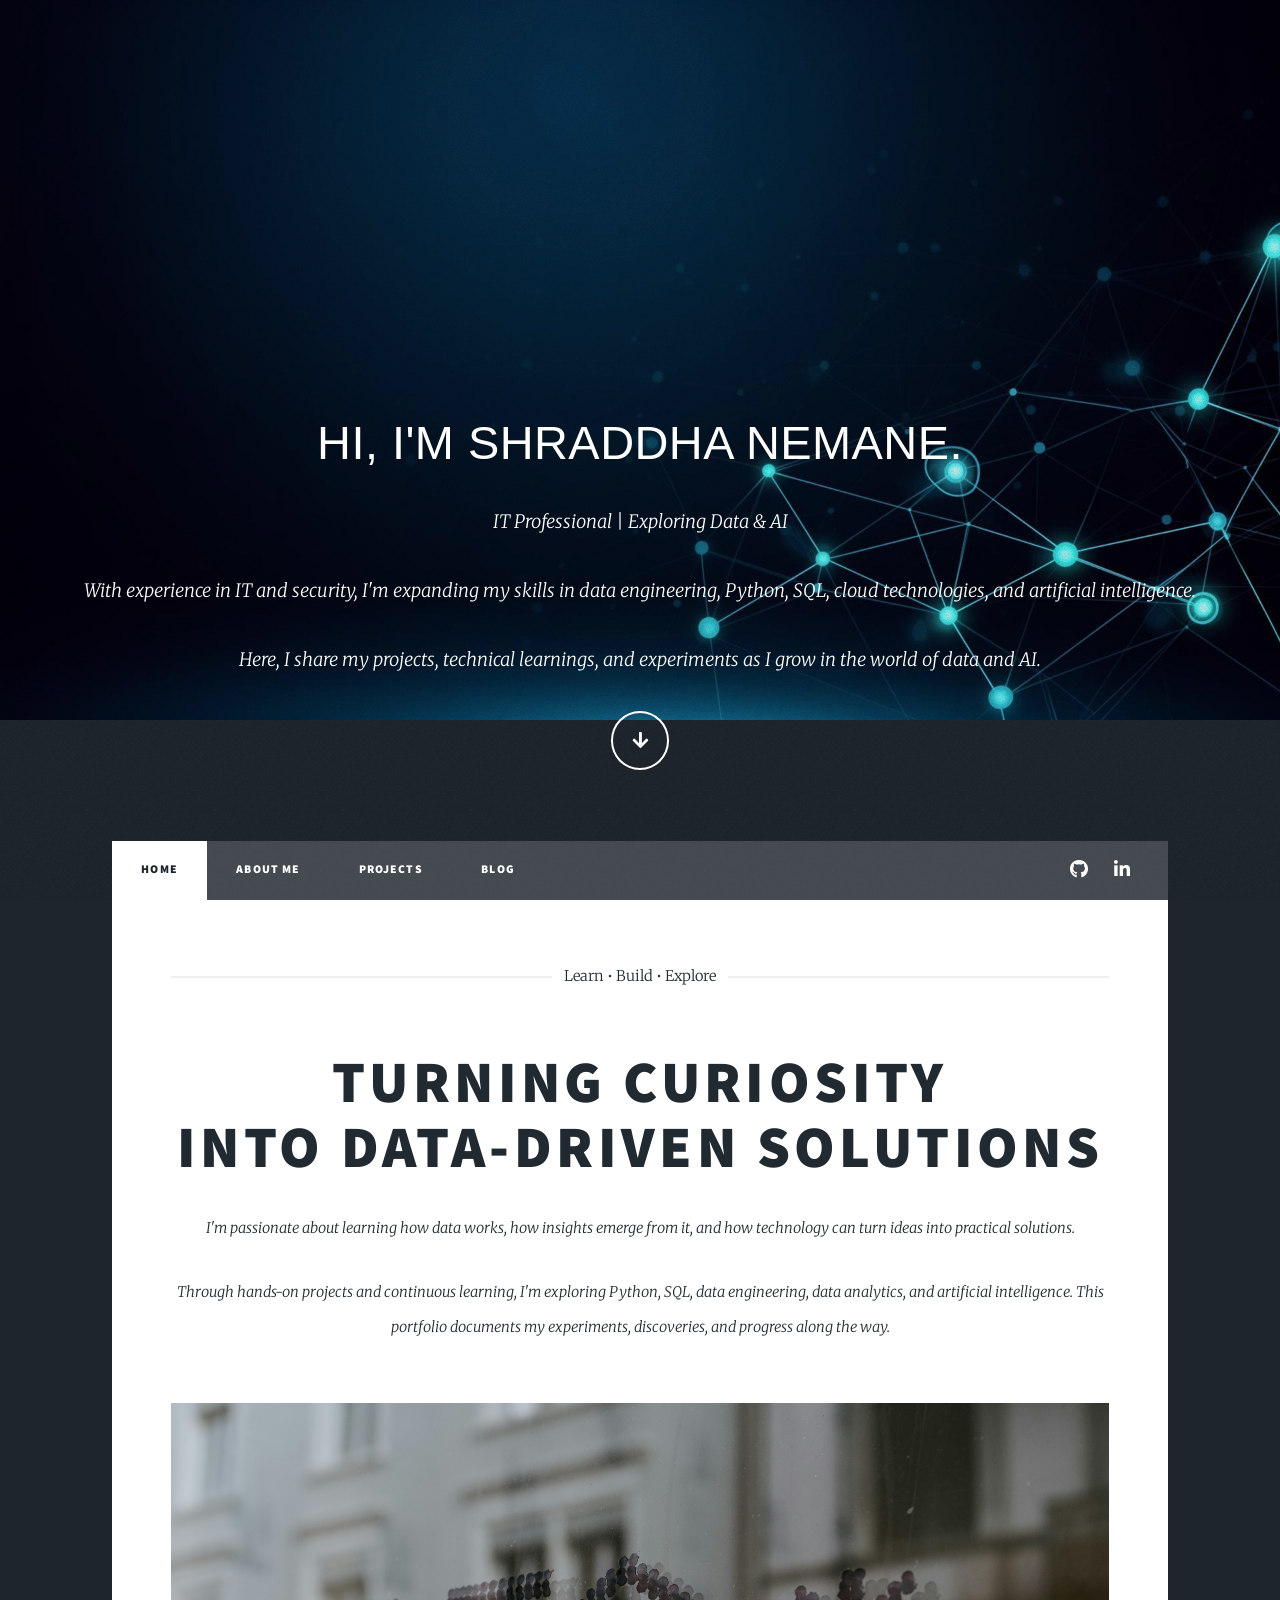
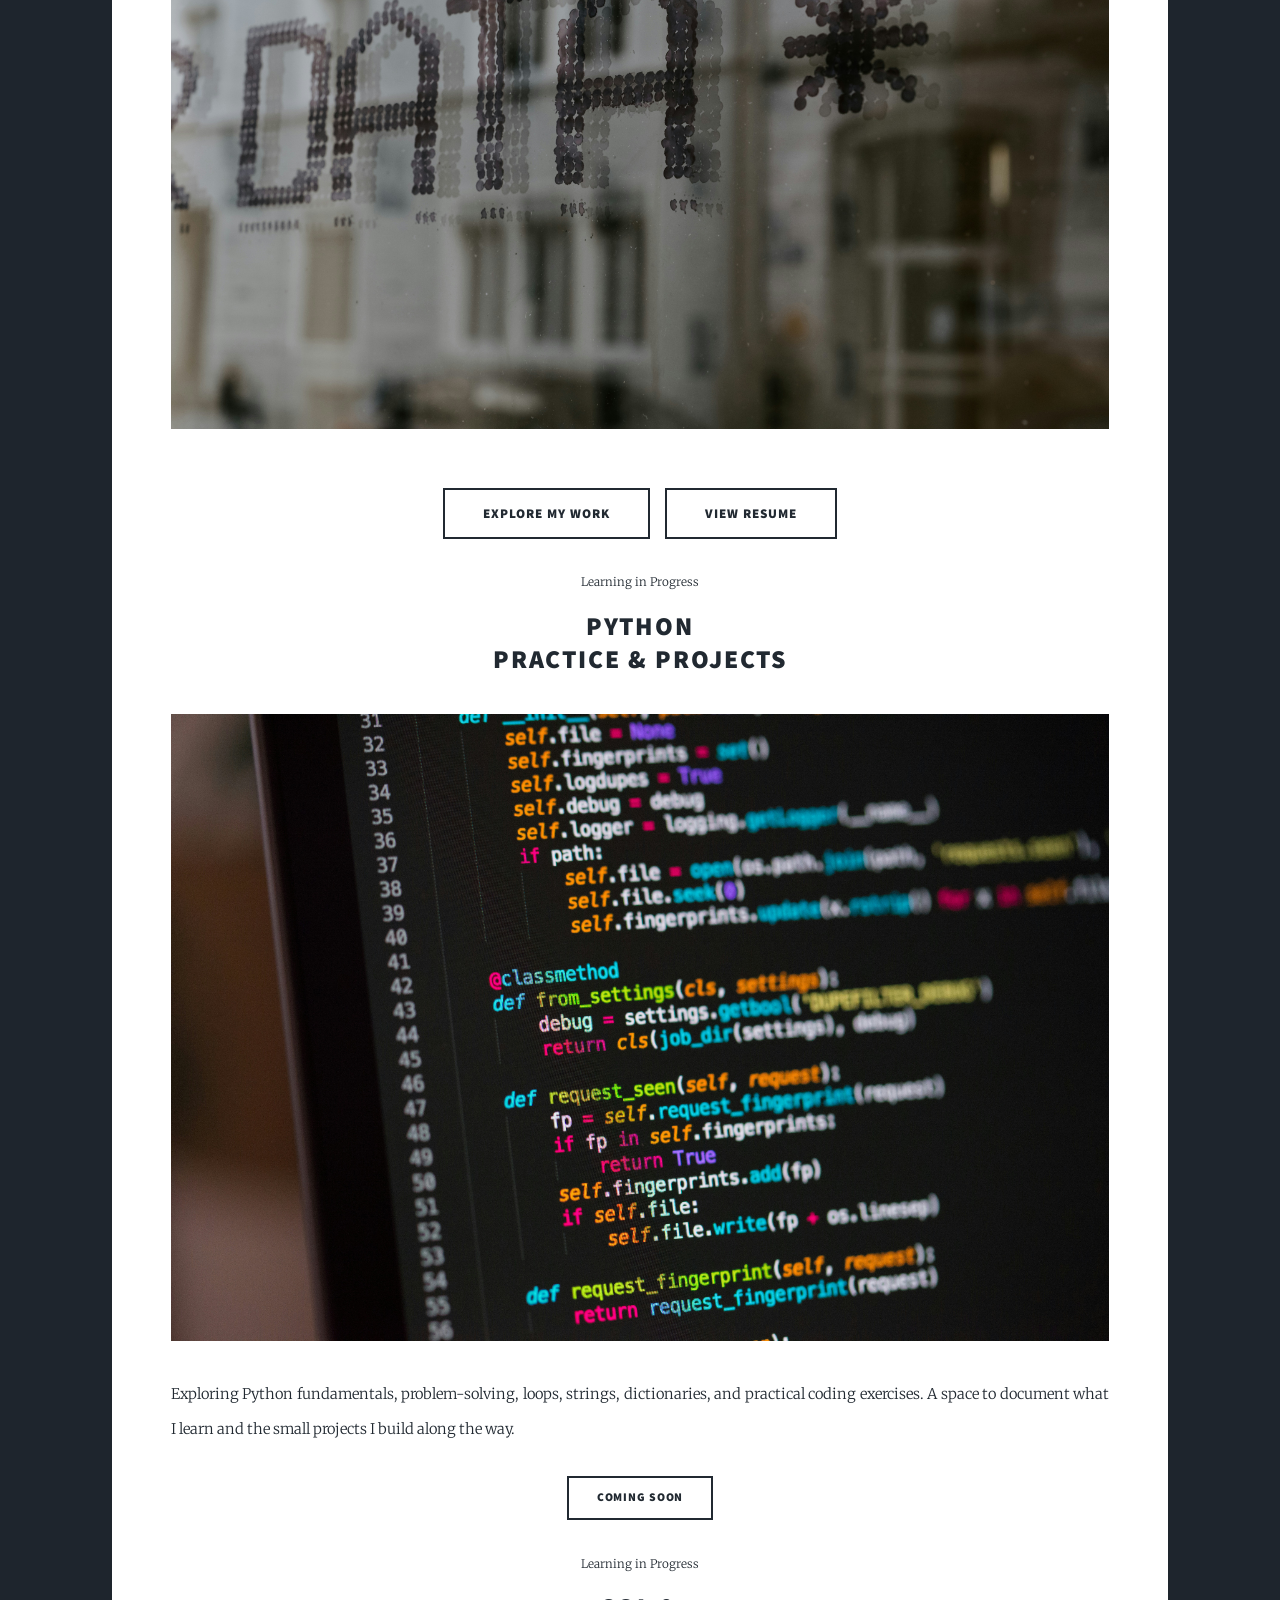
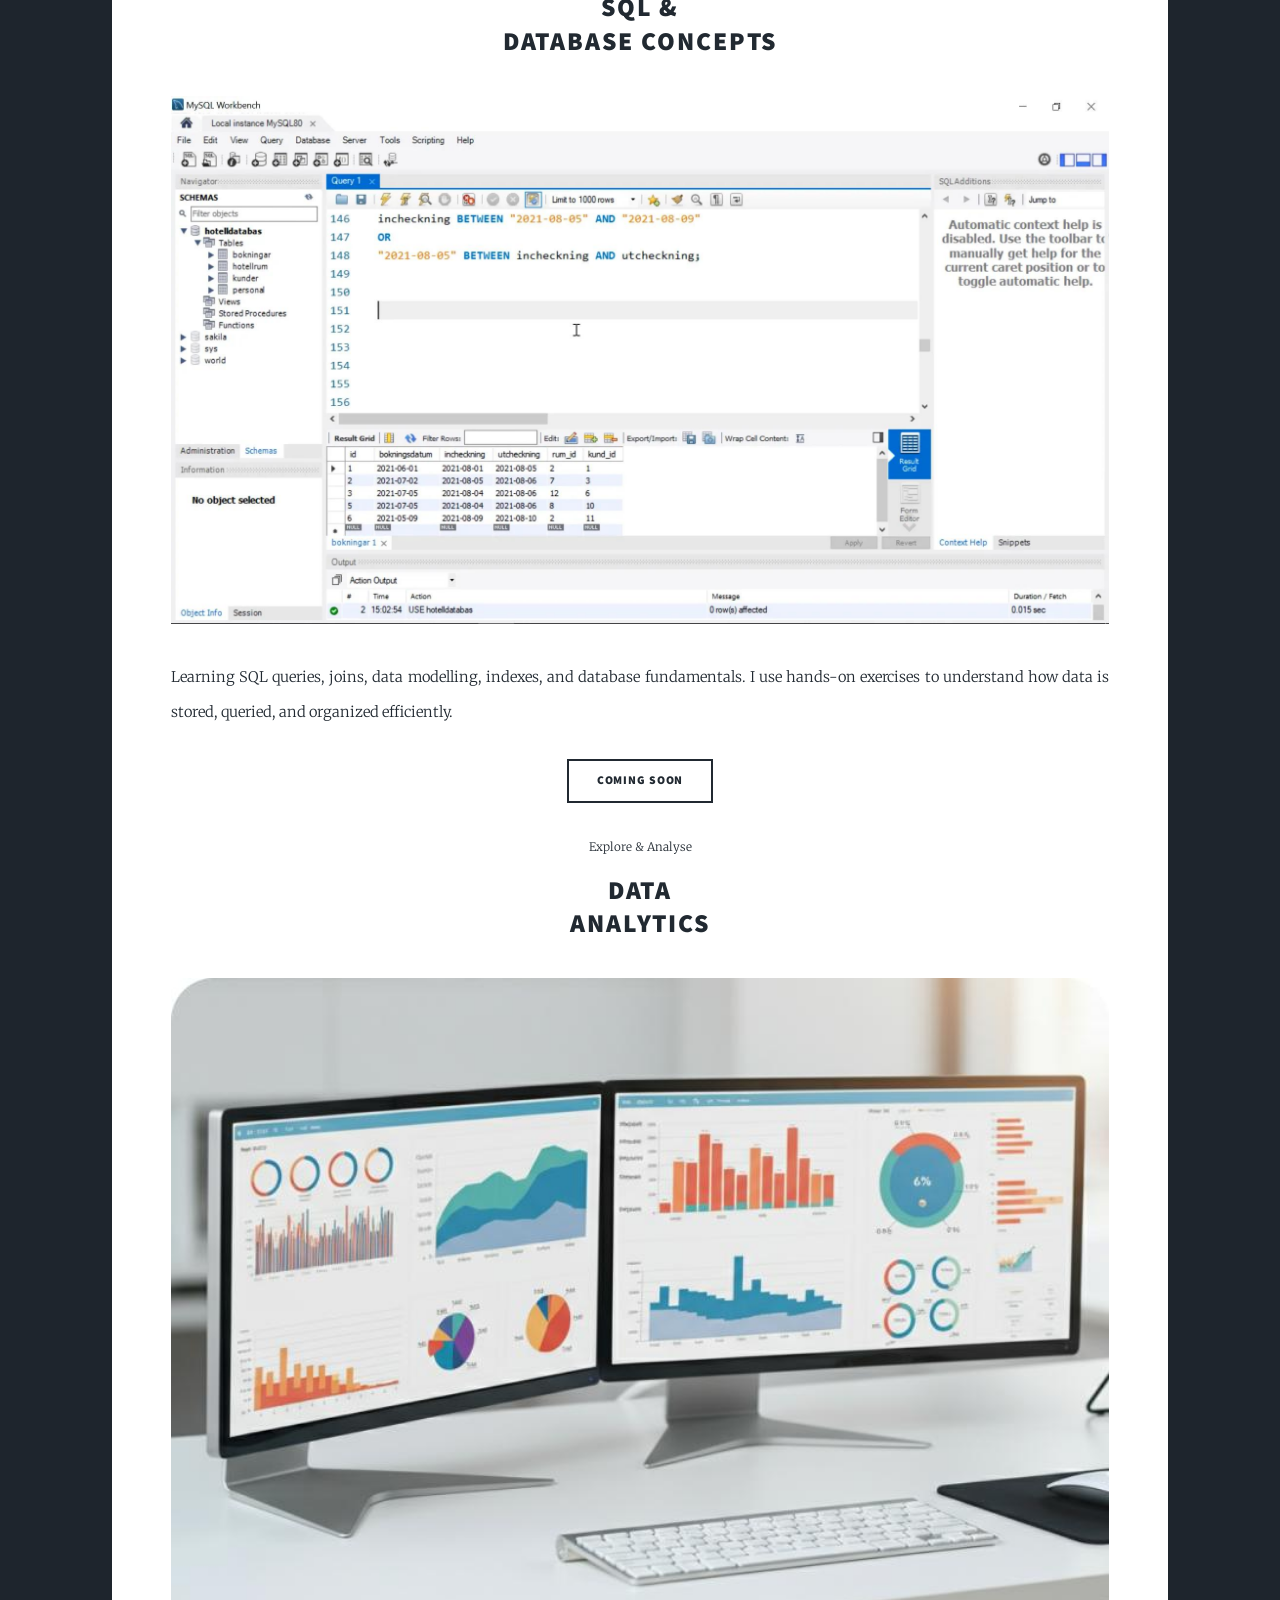
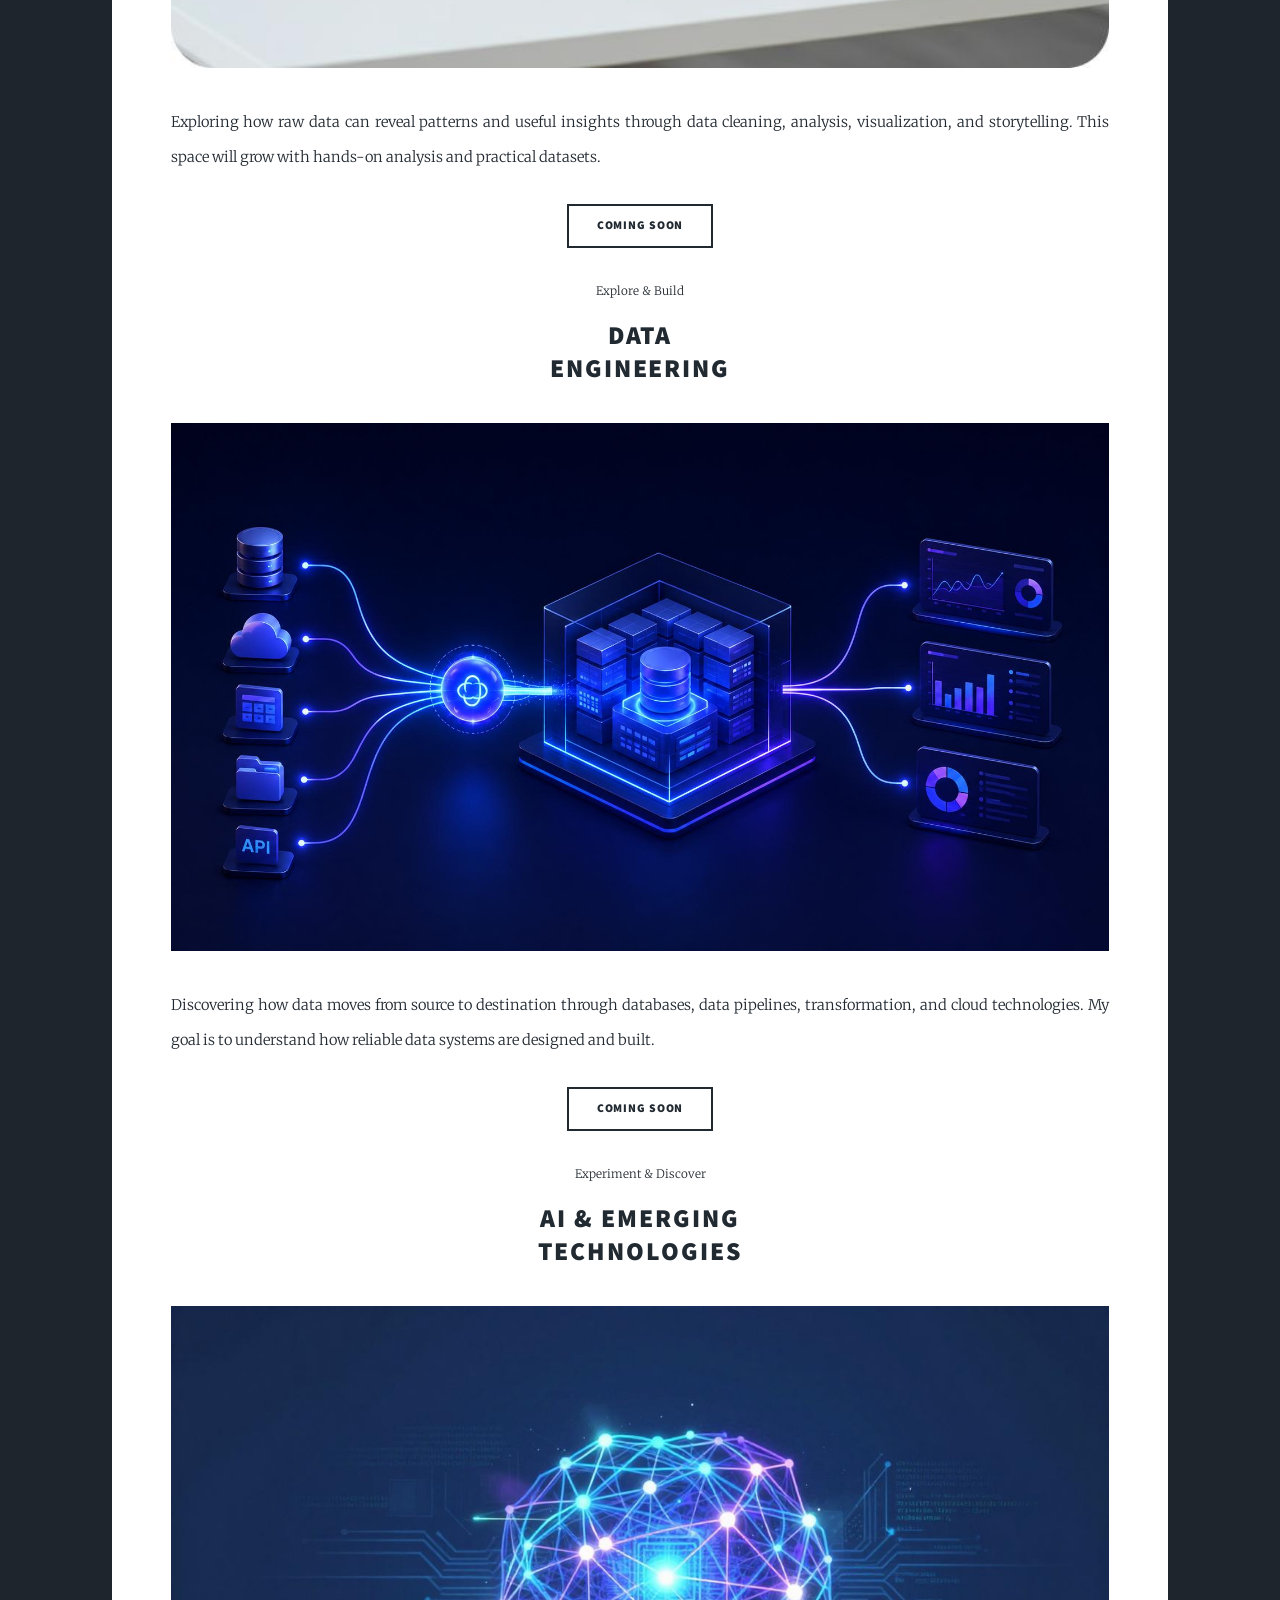
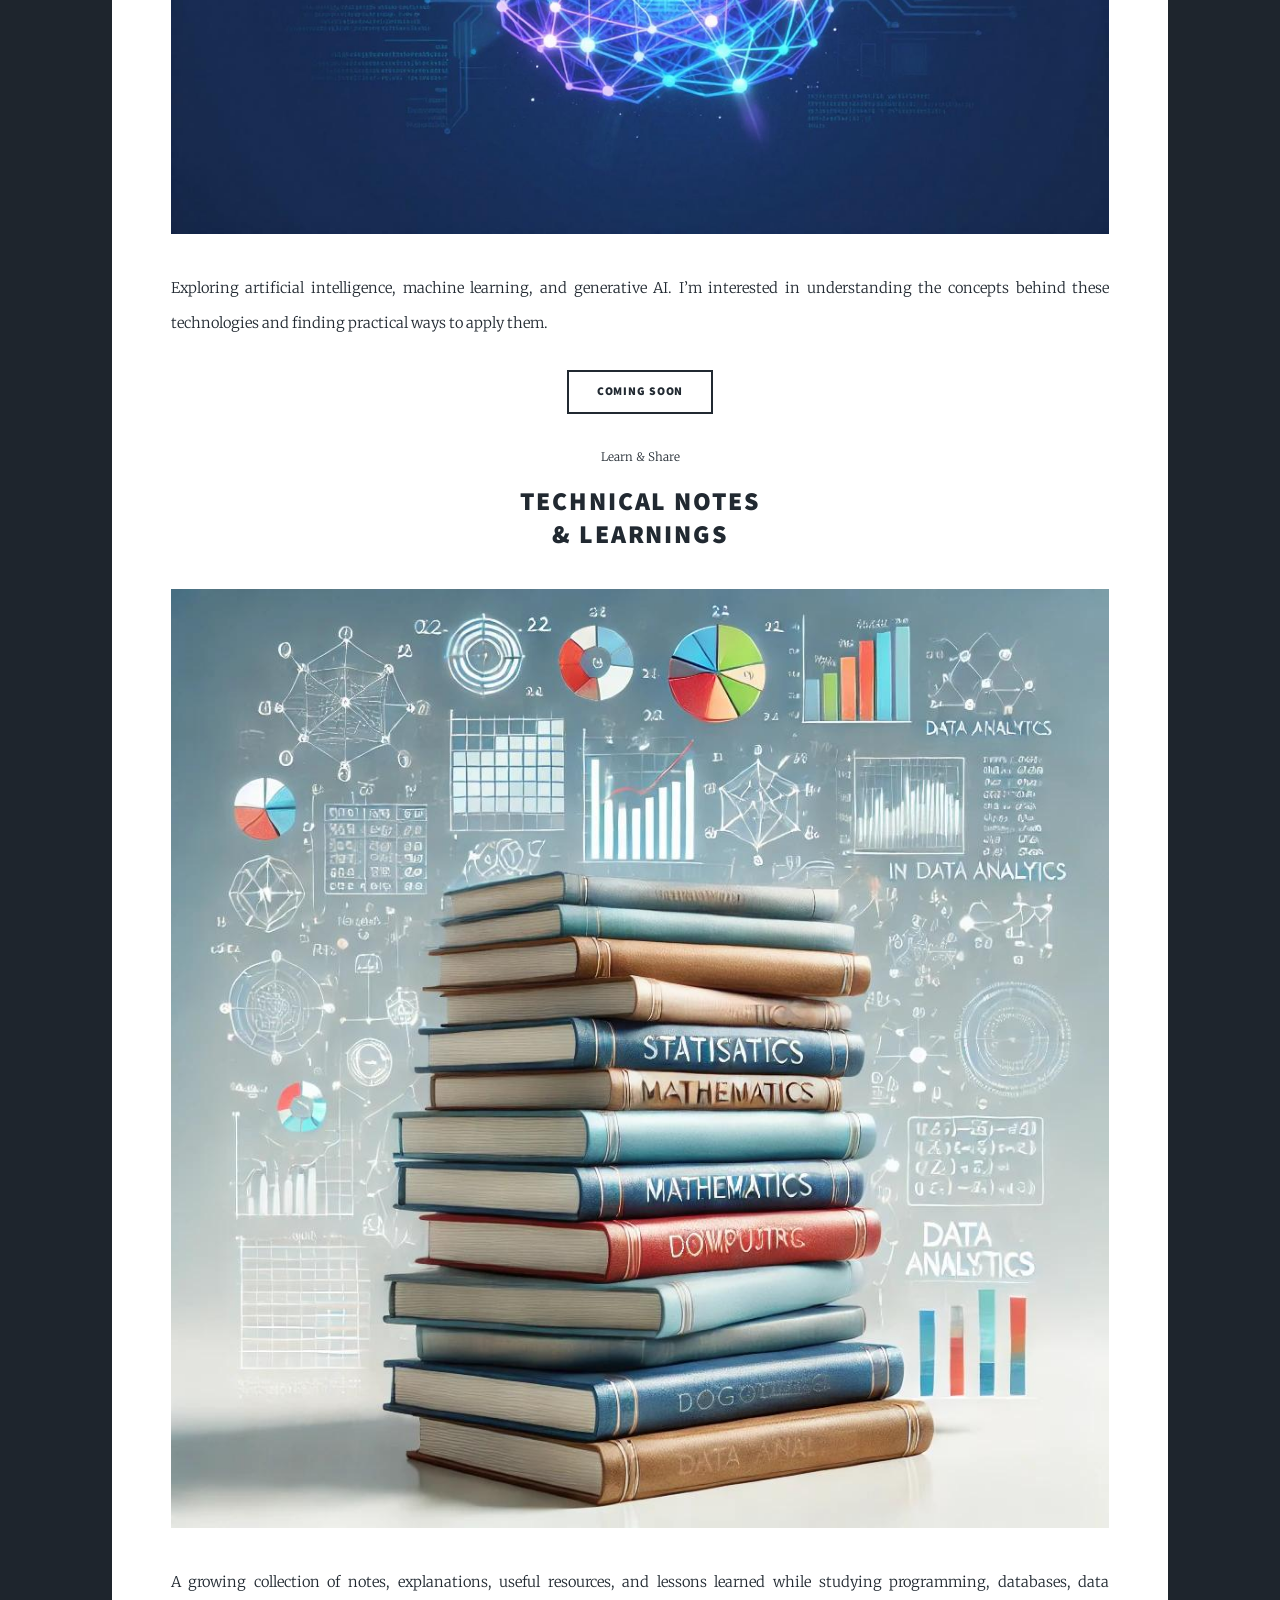
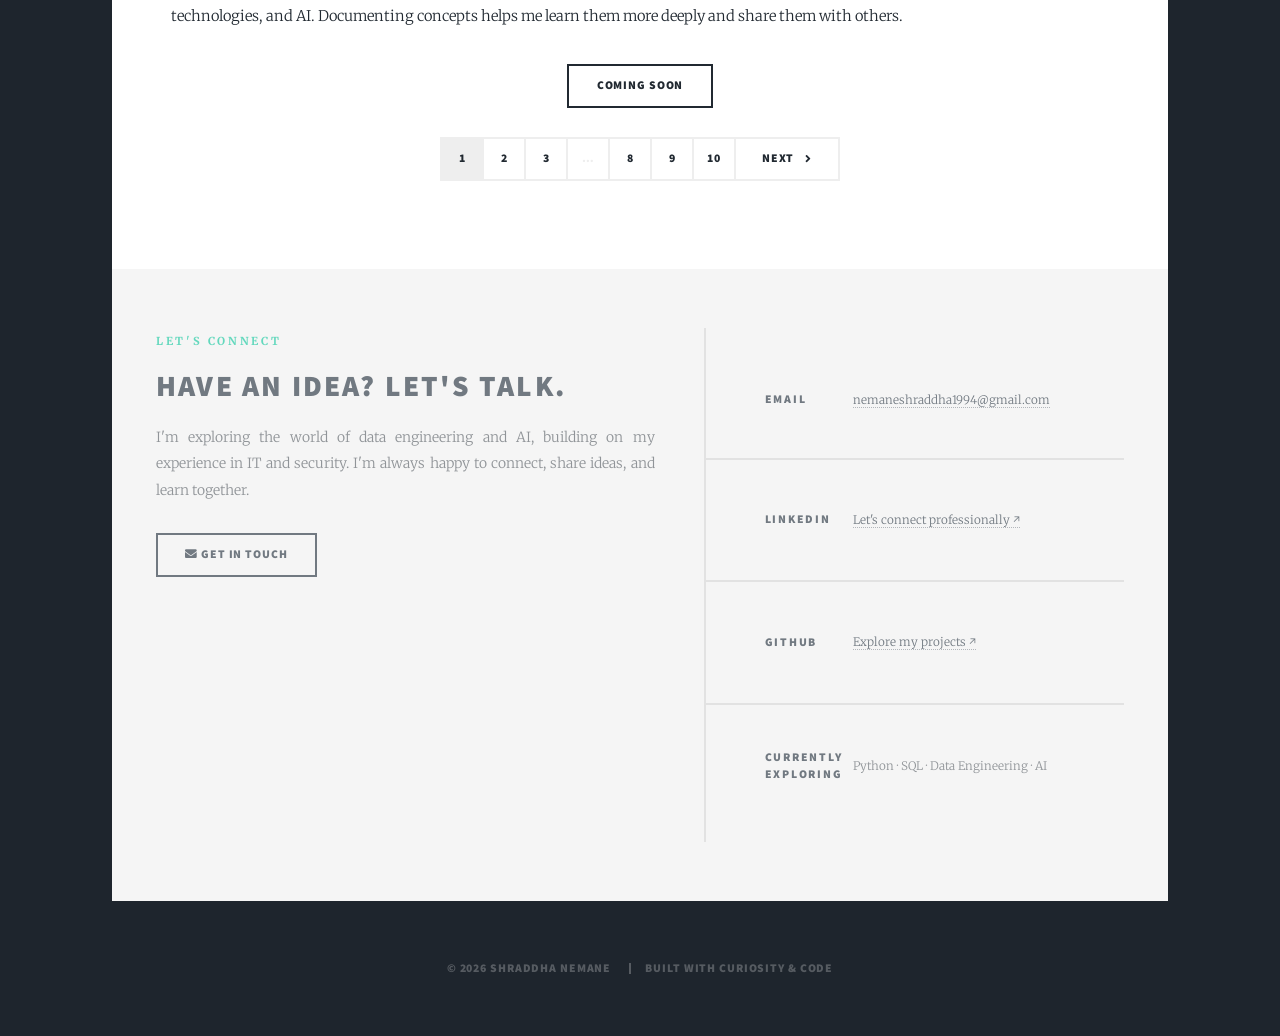
<file: index.html>
<!DOCTYPE HTML>
<!--
	Massively by HTML5 UP
	html5up.net | @ajlkn
	Free for personal and commercial use under the CCA 3.0 license (html5up.net/license)
-->
<html>
	<head>
		<title>Shraddha Nemane | Data & AI Portfolio</title>
		<meta charset="utf-8" />
		<meta name="viewport" content="width=device-width, initial-scale=1, user-scalable=no" />
		<link rel="stylesheet" href="assets/css/main.css" />
		<noscript><link rel="stylesheet" href="assets/css/noscript.css" /></noscript>
	</head>
	<body class="is-preload">

		<!-- Wrapper -->
			<div id="wrapper" class="fade-in">


<!-- Intro -->
<div id="intro">
    <h1>Hi, I'm Shraddha Nemane.</h1>

    <p>IT Professional | Exploring Data &amp; AI</p>

    <p>
        With experience in IT and security, I'm expanding my skills
        in data engineering, Python, SQL, cloud technologies,
        and artificial intelligence.
    </p>

    <p>
        Here, I share my projects, technical learnings, and experiments
        as I grow in the world of data and AI.
    </p>

    <ul class="actions">
        <li><a href="#header" class="button icon solid solo fa-arrow-down scrolly">Continue</a></li>
    </ul>
</div>


				<!-- Header -->
					<header id="header">
						<a href="index.html" class="logo">Shraddha Nemane</a>
					</header>

				<!-- Nav -->
					<nav id="nav">
						
						<ul class="links">
    						<li class="active"><a href="index.html">Home</a></li>
    						<li><a href="generic.html">About Me</a></li>
    						<li><a href="elements.html">Projects</a></li>
							<li><a href="blog.html">Blog</a></li>
						</ul>

						
<ul class="icons">
    <li>
        <a href="https://github.com/shraddhanemane"
           class="icon brands fa-github"
           target="_blank"
           rel="noopener noreferrer">
            <span class="label">GitHub</span>
        </a>
    </li>
    <li>
        <a href="https://www.linkedin.com/in/shraddha-nemane/"
           class="icon brands fa-linkedin-in"
           target="_blank"
           rel="noopener noreferrer">
            <span class="label">LinkedIn</span>
        </a>
    </li>
</ul>
					</nav>

				<!-- Main -->
					<div id="main">

						<!-- Featured Post -->
							<article class="post featured">

<!-- Featured Post -->
<article class="post featured">
    <header class="major">
        <span class="date">Learn • Build • Explore</span>
        <h2><a href="#">Turning Curiosity<br />
        into Data-Driven Solutions</a></h2>
        <p>
            I'm passionate about learning how data works, how insights
            emerge from it, and how technology can turn ideas into
            practical solutions.
        </p>
        <p>
            Through hands-on projects and continuous learning, I'm
            exploring Python, SQL, data engineering, data analytics,
            and artificial intelligence. This portfolio documents
            my experiments, discoveries, and progress along the way.
        </p>
    </header>
    <a href="#" class="image main"><img src="images\data_abstract.jpg" alt="Data and technology" /></a>
    <ul class="actions special">
    <li><a href="#header" class="button large">Explore My Work</a></li>
    <li>
        <a href="Shraddha_Nemane_Resume.pdf"
           class="button large"
           target="_blank"
           rel="noopener noreferrer">View Resume</a>
    </li>
</ul>
</article>


						<!-- Posts -->
							<section class="posts">

<article>
    <header>
        <span class="date">Learning in Progress</span>
        <h2><a href="#">Python<br />
        Practice &amp; Projects</a></h2>
    </header>
    <a href="#" class="image fit"><img src="images\python.jpg.jpg" alt="Python learning and projects" /></a>
    <p>Exploring Python fundamentals, problem-solving, loops, strings, dictionaries, and practical coding exercises. A space to document what I learn and the small projects I build along the way.</p>
    <ul class="actions special">
        <li><a href="#" class="button">Coming Soon</a></li>
    </ul>
</article>
   
								
<article>
    <header>
        <span class="date">Learning in Progress</span>
        <h2><a href="#">SQL &amp;<br />
        Database Concepts</a></h2>
    </header>
    <a href="#" class="image fit"><img src="images\sql.jpg.jpg" alt="SQL and database concepts" /></a>
    <p>Learning SQL queries, joins, data modelling, indexes, and database fundamentals. I use hands-on exercises to understand how data is stored, queried, and organized efficiently.</p>
    <ul class="actions special">
        <li><a href="#" class="button">Coming Soon</a></li>
    </ul>
</article>

								
<article>
    <header>
        <span class="date">Explore &amp; Analyse</span>
        <h2><a href="#">Data<br />
        Analytics</a></h2>
    </header>
    <a href="#" class="image fit"><img src="images\analytics.jpg.jpg" alt="Data analytics" /></a>
    <p>Exploring how raw data can reveal patterns and useful insights through data cleaning, analysis, visualization, and storytelling. This space will grow with hands-on analysis and practical datasets.</p>
    <ul class="actions special">
        <li><a href="#" class="button">Coming Soon</a></li>
    </ul>
</article>

								
<article>
    <header>
        <span class="date">Explore &amp; Build</span>
        <h2><a href="#">Data<br />
        Engineering</a></h2>
    </header>
    <a href="#" class="image fit"><img src="images\data_engineering_new.jpg" alt="Data engineering" /></a>
    <p>Discovering how data moves from source to destination through databases, data pipelines, transformation, and cloud technologies. My goal is to understand how reliable data systems are designed and built.</p>
    <ul class="actions special">
        <li><a href="#" class="button">Coming Soon</a></li>
    </ul>
</article>

								
<article>
    <header>
        <span class="date">Experiment &amp; Discover</span>
        <h2><a href="#">AI &amp; Emerging<br />
        Technologies</a></h2>
    </header>
    <a href="#" class="image fit"><img src="images\ai.jpg.jpg" alt="Artificial intelligence" /></a>
    <p>Exploring artificial intelligence, machine learning, and generative AI. I’m interested in understanding the concepts behind these technologies and finding practical ways to apply them.</p>
    <ul class="actions special">
        <li><a href="#" class="button">Coming Soon</a></li>
    </ul>
</article>

								
<article>
    <header>
        <span class="date">Learn &amp; Share</span>
        <h2><a href="#">Technical Notes<br />
        &amp; Learnings</a></h2>
    </header>
    <a href="#" class="image fit"><img src="images\Technical_Notes.jpg" alt="Technical notes and learning" /></a>
    <p>A growing collection of notes, explanations, useful resources, and lessons learned while studying programming, databases, data technologies, and AI. Documenting concepts helps me learn them more deeply and share them with others.</p>
    <ul class="actions special">
        <li><a href="#" class="button">Coming Soon</a></li>
    </ul>
</article>

							</section>

						<!-- Footer -->
							<footer>
								<div class="pagination">
									<!--<a href="#" class="previous">Prev</a>-->
									<a href="#" class="page active">1</a>
									<a href="#" class="page">2</a>
									<a href="#" class="page">3</a>
									<span class="extra">&hellip;</span>
									<a href="#" class="page">8</a>
									<a href="#" class="page">9</a>
									<a href="#" class="page">10</a>
									<a href="#" class="next">Next</a>
								</div>
							</footer>

					</div>

<!-- Footer -->
<footer id="footer" class="custom-footer">
    <section class="footer-intro">
        <p class="footer-label">LET'S CONNECT</p>
        <h2>Have an idea? Let's talk.</h2>
        <p>
            I'm exploring the world of data engineering and AI,
            building on my experience in IT and security.
            I'm always happy to connect, share ideas, and learn together.
        </p>
        <ul class="actions">
            <li>
                <a href="mailto:YOUR_EMAIL@example.com" class="button">
                    <i class="fas fa-envelope"></i> Get in Touch
                </a>
            </li>
        </ul>
    </section>

    <section class="split contact custom-contact">
        <section>
            <h3>Email</h3>
            <p>
                <a href="mailto:YOUR_EMAIL@example.com">
                    nemaneshraddha1994@gmail.com
                </a>
            </p>
        </section>

        <section>
            <h3>LinkedIn</h3>
            <p>
                <a href="https://www.linkedin.com/in/shraddha-nemane/" target="_blank"
                   rel="noopener noreferrer">
                    Let's connect professionally ↗
                </a>
            </p>
        </section>

        <section>
            <h3>GitHub</h3>
            <p>
                <a href="https://github.com/shraddhanemane" target="_blank"
                   rel="noopener noreferrer">
                    Explore my projects ↗
                </a>
            </p>
        </section>

        <section>
            <h3>Currently exploring</h3>
            <p>Python · SQL · Data Engineering · AI</p>
        </section>
    </section>
</footer>

<!-- Copyright -->
<div id="copyright">
    <ul>
        <li>&copy; 2026 Shraddha Nemane</li>
        <li>Built with curiosity &amp; code</li>
    </ul>
</div>

		<!-- Scripts -->
			<script src="assets/js/jquery.min.js"></script>
			<script src="assets/js/jquery.scrollex.min.js"></script>
			<script src="assets/js/jquery.scrolly.min.js"></script>
			<script src="assets/js/browser.min.js"></script>
			<script src="assets/js/breakpoints.min.js"></script>
			<script src="assets/js/util.js"></script>
			<script src="assets/js/main.js"></script>

	</body>
</html>
</file>
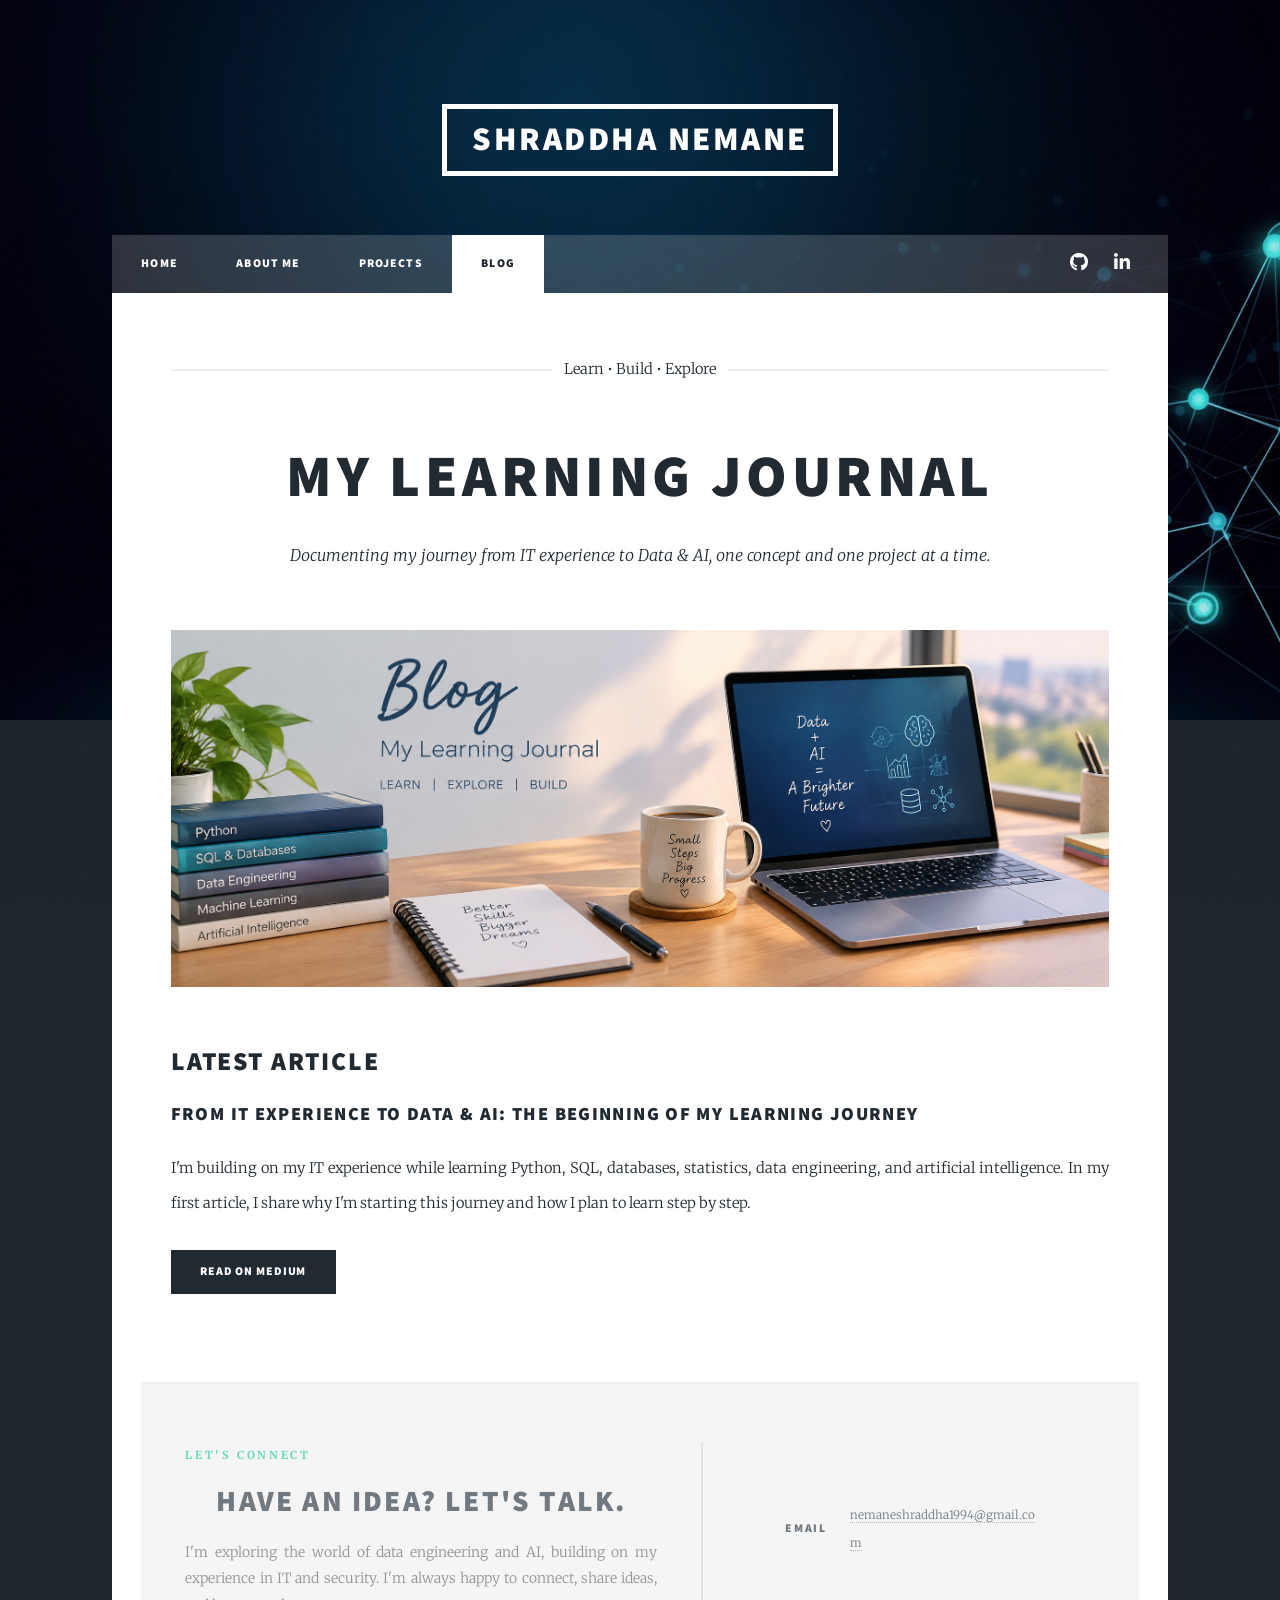
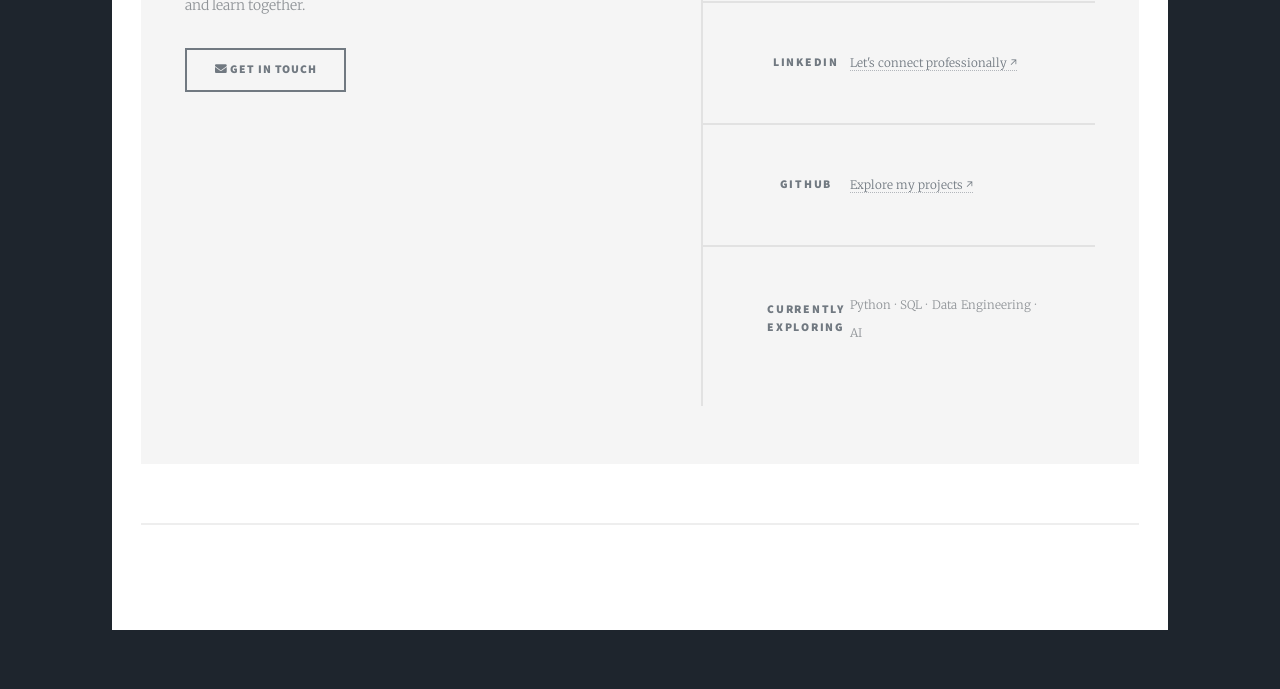
<file: blog.html>
<!DOCTYPE HTML>
<!--
	Massively by HTML5 UP
	html5up.net | @ajlkn
	Free for personal and commercial use under the CCA 3.0 license (html5up.net/license)
-->
<html>
	<head>
		<title>Blog | Shraddha Nemane</title>
		<meta charset="utf-8" />
		<meta name="viewport" content="width=device-width, initial-scale=1, user-scalable=no" />
		<link rel="stylesheet" href="assets/css/main.css" />
		<noscript><link rel="stylesheet" href="assets/css/noscript.css" /></noscript>
	</head>
	<body class="is-preload">

		<!-- Wrapper -->
			<div id="wrapper">

				
<!-- Header -->
<header id="header">
    <a href="index.html" class="logo">Shraddha Nemane</a>
</header>

<!-- Nav -->
<nav id="nav">
    <ul class="links">
        <li><a href="index.html">Home</a></li>
        <li><a href="generic.html">About Me</a></li>
        <li><a href="elements.html">Projects</a></li>
        <li class="active"><a href="blog.html">Blog</a></li>
    </ul>
<ul class="icons">
    <li>
        <a href="https://github.com/shraddhanemane"
           class="icon brands fa-github"
           target="_blank"
           rel="noopener noreferrer">
            <span class="label">GitHub</span>
        </a>
    </li>
    <li>
        <a href="https://www.linkedin.com/in/shraddha-nemane/"
           class="icon brands fa-linkedin-in"
           target="_blank"
           rel="noopener noreferrer">
            <span class="label">LinkedIn</span>
        </a>
    </li>
</ul>
</nav>

				<!-- Main -->
					<div id="main">

						<!-- Post -->
							
<section class="post">
    <header class="major">
        <span class="date">Learn • Build • Explore</span>
        <h1>My Learning Journal</h1>
        <p>
            Documenting my journey from IT experience to Data &amp; AI,
            one concept and one project at a time.
        </p>
    </header>

    <div class="image main">
        <img src="images\blog-banner.jpg.png" alt="My learning journey in Data and AI" />
    </div>

    <h2>Latest Article</h2>
    <h3>From IT Experience to Data &amp; AI: The Beginning of My Learning Journey</h3>
    <p>
        I'm building on my IT experience while learning Python, SQL,
        databases, statistics, data engineering, and artificial intelligence.
        In my first article, I share why I'm starting this journey and
        how I plan to learn step by step.
    </p>

        <ul class="actions">
        <li>
            <a href="https://medium.com/@shraddhanemane/from-it-experience-to-data-ai-the-beginning-of-my-learning-journey-3a5a6d94800f?sharedUserId=shraddhanemane"
               class="button primary"
               target="_blank"
               rel="noopener noreferrer">
                Read on Medium
            </a>


</section>

<!-- Footer -->
<footer id="footer" class="custom-footer">
    <section class="footer-intro">
        <p class="footer-label">LET'S CONNECT</p>
        <h2>Have an idea? Let's talk.</h2>
        <p>
            I'm exploring the world of data engineering and AI,
            building on my experience in IT and security.
            I'm always happy to connect, share ideas, and learn together.
        </p>
        <ul class="actions">
            <li>
                <a href="mailto:YOUR_EMAIL@example.com" class="button">
                    <i class="fas fa-envelope"></i> Get in Touch
                </a>
            </li>
        </ul>
    </section>

    <section class="split contact custom-contact">
        <section>
            <h3>Email</h3>
            <p>
                <a href="mailto:YOUR_EMAIL@example.com">
                    nemaneshraddha1994@gmail.com
                </a>
            </p>
        </section>

        <section>
            <h3>LinkedIn</h3>
            <p>
                <a href="https://www.linkedin.com/in/shraddha-nemane/" target="_blank"
                   rel="noopener noreferrer">
                    Let's connect professionally ↗
                </a>
            </p>
        </section>

        <section>
            <h3>GitHub</h3>
            <p>
                <a href="https://github.com/shraddhanemane" target="_blank"
                   rel="noopener noreferrer">
                    Explore my projects ↗
                </a>
            </p>
        </section>

        <section>
            <h3>Currently exploring</h3>
            <p>Python · SQL · Data Engineering · AI</p>
        </section>
    </section>
</footer>

<!-- Copyright -->
<div id="copyright">
    <ul>
        <li>&copy; 2026 Shraddha Nemane</li>
        <li>Built with curiosity &amp; code</li>
    </ul>
</div>

		<!-- Scripts -->
			<script src="assets/js/jquery.min.js"></script>
			<script src="assets/js/jquery.scrollex.min.js"></script>
			<script src="assets/js/jquery.scrolly.min.js"></script>
			<script src="assets/js/browser.min.js"></script>
			<script src="assets/js/breakpoints.min.js"></script>
			<script src="assets/js/util.js"></script>
			<script src="assets/js/main.js"></script>

	</body>
</html>
</file>
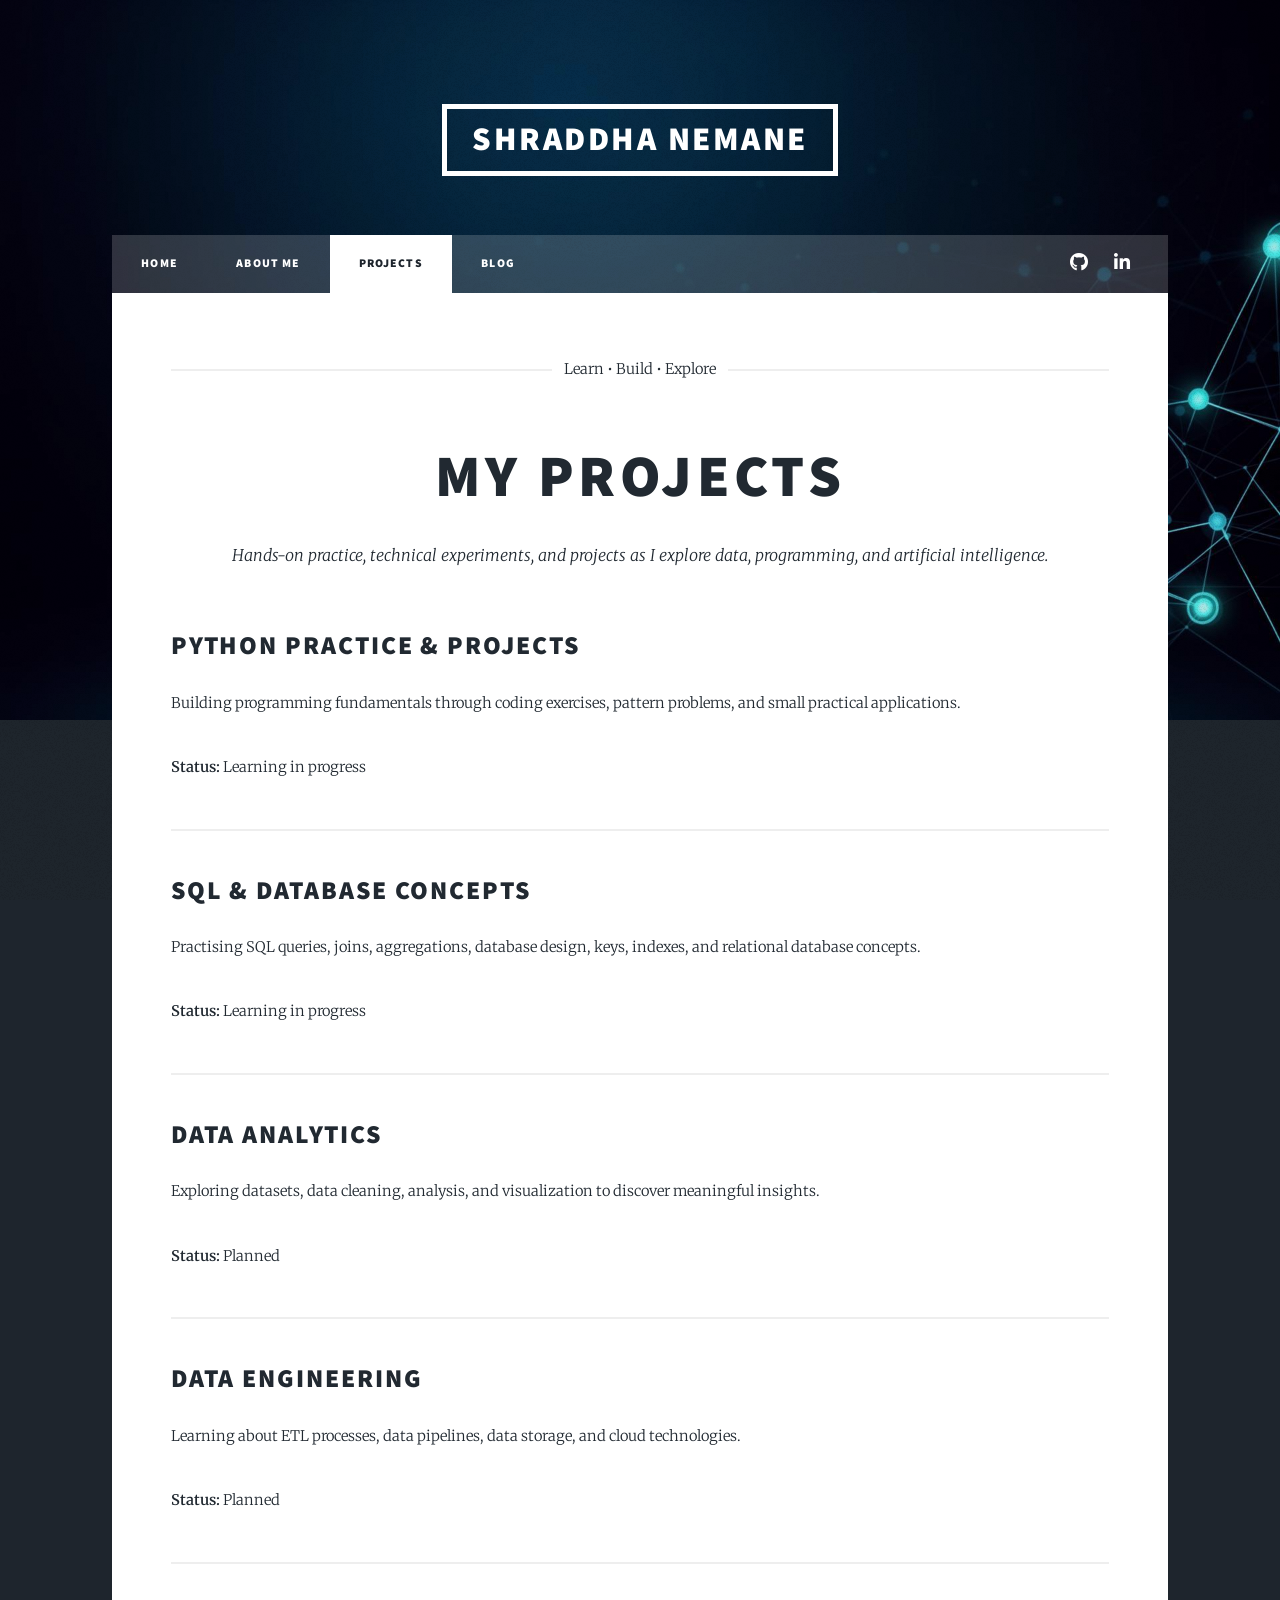
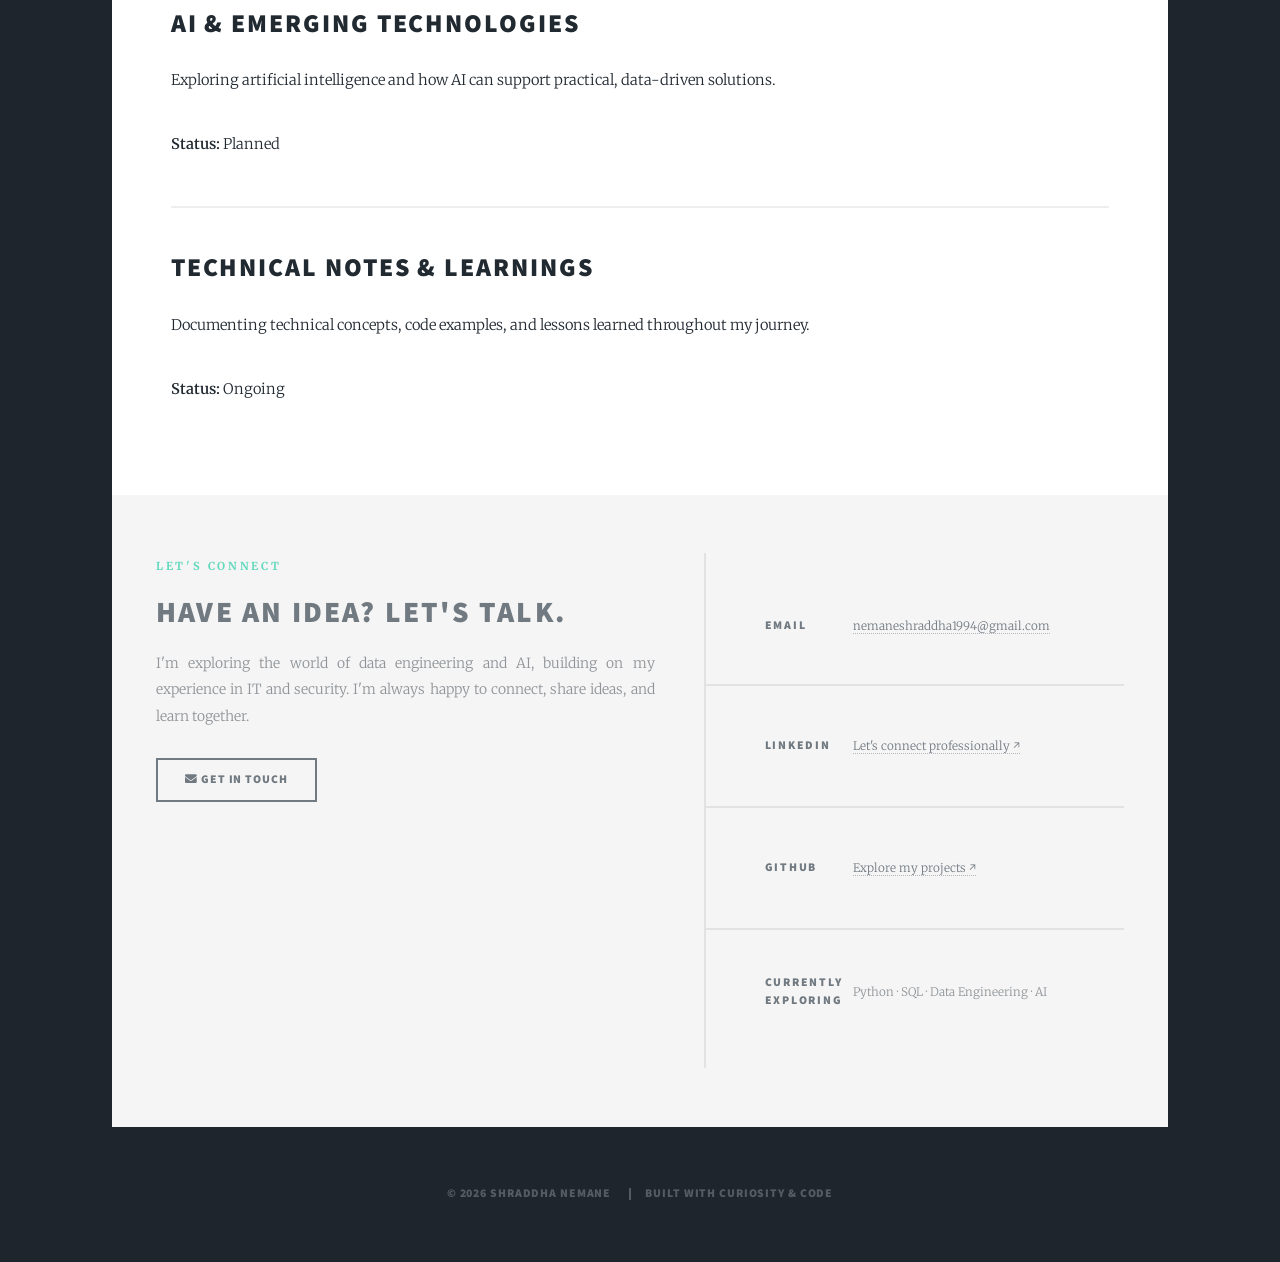
<file: elements.html>
<!DOCTYPE HTML>
<!--
	Massively by HTML5 UP
	html5up.net | @ajlkn
	Free for personal and commercial use under the CCA 3.0 license (html5up.net/license)
-->
<html>
	<head>
		<title>Projects | Shraddha Nemane</title>
		<meta charset="utf-8" />
		<meta name="viewport" content="width=device-width, initial-scale=1, user-scalable=no" />
		<link rel="stylesheet" href="assets/css/main.css" />
		<noscript><link rel="stylesheet" href="assets/css/noscript.css" /></noscript>
	</head>
	<body class="is-preload">

		<!-- Wrapper -->
			<div id="wrapper">

				<!-- Header -->
					<header id="header">
						<a href="index.html" class="logo">Shraddha Nemane</a>
					</header>

				<!-- Nav -->
					<nav id="nav">
<ul class="links">
    <li><a href="index.html">Home</a></li>
    <li><a href="generic.html">About Me</a></li>
    <li class="active"><a href="elements.html">Projects</a></li>
	<li><a href="blog.html">Blog</a></li>
</ul>
						<ul class="icons">
    <li>
        <a href="https://github.com/shraddhanemane"
           class="icon brands fa-github"
           target="_blank"
           rel="noopener noreferrer">
            <span class="label">GitHub</span>
        </a>
    </li>
    <li>
        <a href="https://www.linkedin.com/in/shraddha-nemane/"
           class="icon brands fa-linkedin-in"
           target="_blank"
           rel="noopener noreferrer">
            <span class="label">LinkedIn</span>
        </a>
    </li>
</ul>
					</nav>

				<!-- Main -->

					<div id="main">
						<!-- Post -->
							
					<!-- Projects -->
						<section class="post">
							<header class="major">
								<span class="date">Learn • Build • Explore</span>
								<h1>My Projects</h1>
								<p>
									Hands-on practice, technical experiments, and projects
									as I explore data, programming, and artificial intelligence.
								</p>
							</header>

							<h2>Python Practice &amp; Projects</h2>
							<p>
								Building programming fundamentals through coding exercises,
								pattern problems, and small practical applications.
							</p>
							<p><strong>Status:</strong> Learning in progress</p>

							<hr />

							<h2>SQL &amp; Database Concepts</h2>
							<p>
								Practising SQL queries, joins, aggregations, database design,
								keys, indexes, and relational database concepts.
							</p>
							<p><strong>Status:</strong> Learning in progress</p>

							<hr />

							<h2>Data Analytics</h2>
							<p>
								Exploring datasets, data cleaning, analysis, and visualization
								to discover meaningful insights.
							</p>
							<p><strong>Status:</strong> Planned</p>

							<hr />

							<h2>Data Engineering</h2>
							<p>
								Learning about ETL processes, data pipelines, data storage,
								and cloud technologies.
							</p>
							<p><strong>Status:</strong> Planned</p>

							<hr />

							<h2>AI &amp; Emerging Technologies</h2>
							<p>
								Exploring artificial intelligence and how AI can support
								practical, data-driven solutions.
							</p>
							<p><strong>Status:</strong> Planned</p>

							<hr />

							<h2>Technical Notes &amp; Learnings</h2>
							<p>
								Documenting technical concepts, code examples, and lessons
								learned throughout my journey.
							</p>
							<p><strong>Status:</strong> Ongoing</p>
						</section>


					</div>

<!-- Footer -->
<footer id="footer" class="custom-footer">
    <section class="footer-intro">
        <p class="footer-label">LET'S CONNECT</p>
        <h2>Have an idea? Let's talk.</h2>
        <p>
            I'm exploring the world of data engineering and AI,
            building on my experience in IT and security.
            I'm always happy to connect, share ideas, and learn together.
        </p>
        <ul class="actions">
            <li>
                <a href="mailto:YOUR_EMAIL@example.com" class="button">
                    <i class="fas fa-envelope"></i> Get in Touch
                </a>
            </li>
        </ul>
    </section>

    <section class="split contact custom-contact">
        <section>
            <h3>Email</h3>
            <p>
                <a href="mailto:YOUR_EMAIL@example.com">
                    nemaneshraddha1994@gmail.com
                </a>
            </p>
        </section>

        <section>
            <h3>LinkedIn</h3>
            <p>
                <a href="https://www.linkedin.com/in/shraddha-nemane/" target="_blank"
                   rel="noopener noreferrer">
                    Let's connect professionally ↗
                </a>
            </p>
        </section>

        <section>
            <h3>GitHub</h3>
            <p>
                <a href="https://github.com/shraddhanemane" target="_blank"
                   rel="noopener noreferrer">
                    Explore my projects ↗
                </a>
            </p>
        </section>

        <section>
            <h3>Currently exploring</h3>
            <p>Python · SQL · Data Engineering · AI</p>
        </section>
    </section>
</footer>

<!-- Copyright -->
<div id="copyright">
    <ul>
        <li>&copy; 2026 Shraddha Nemane</li>
        <li>Built with curiosity &amp; code</li>
    </ul>
</div>

		<!-- Scripts -->
			<script src="assets/js/jquery.min.js"></script>
			<script src="assets/js/jquery.scrollex.min.js"></script>
			<script src="assets/js/jquery.scrolly.min.js"></script>
			<script src="assets/js/browser.min.js"></script>
			<script src="assets/js/breakpoints.min.js"></script>
			<script src="assets/js/util.js"></script>
			<script src="assets/js/main.js"></script>

	</body>
</html>
</file>
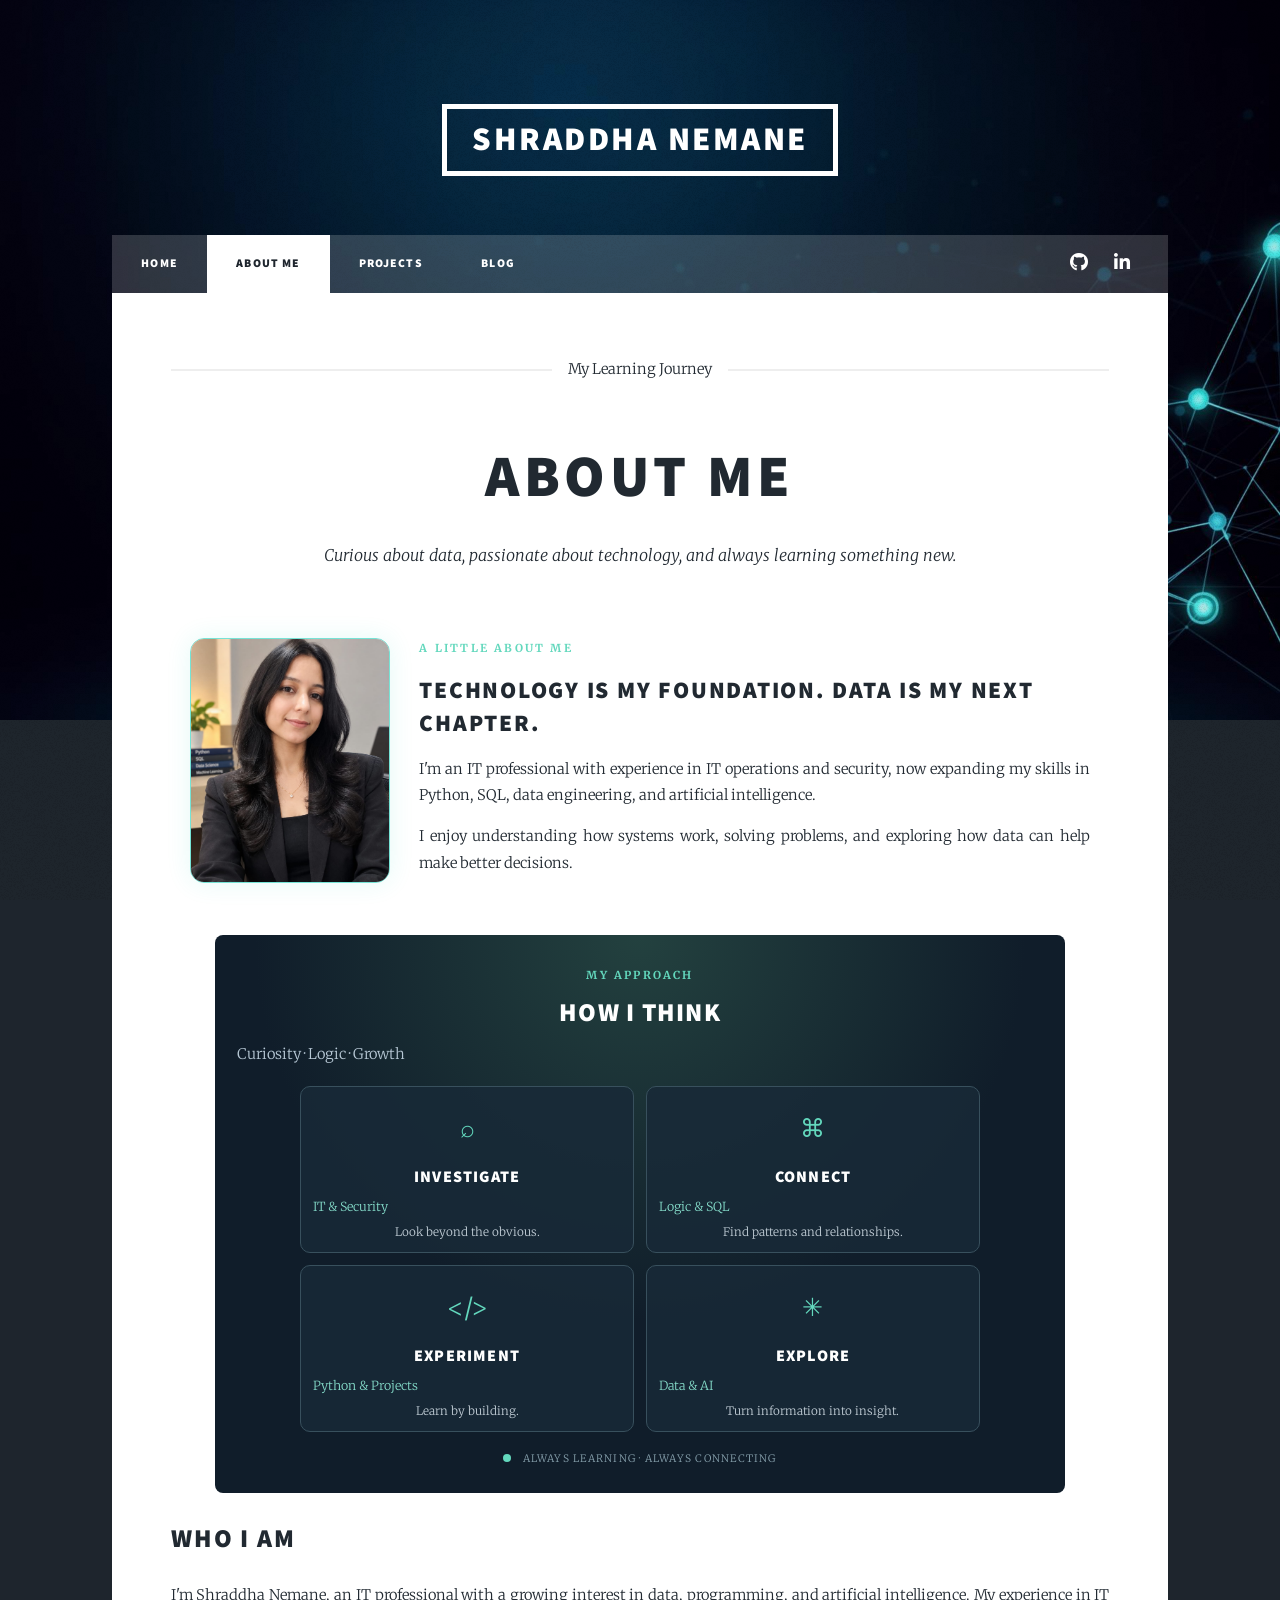
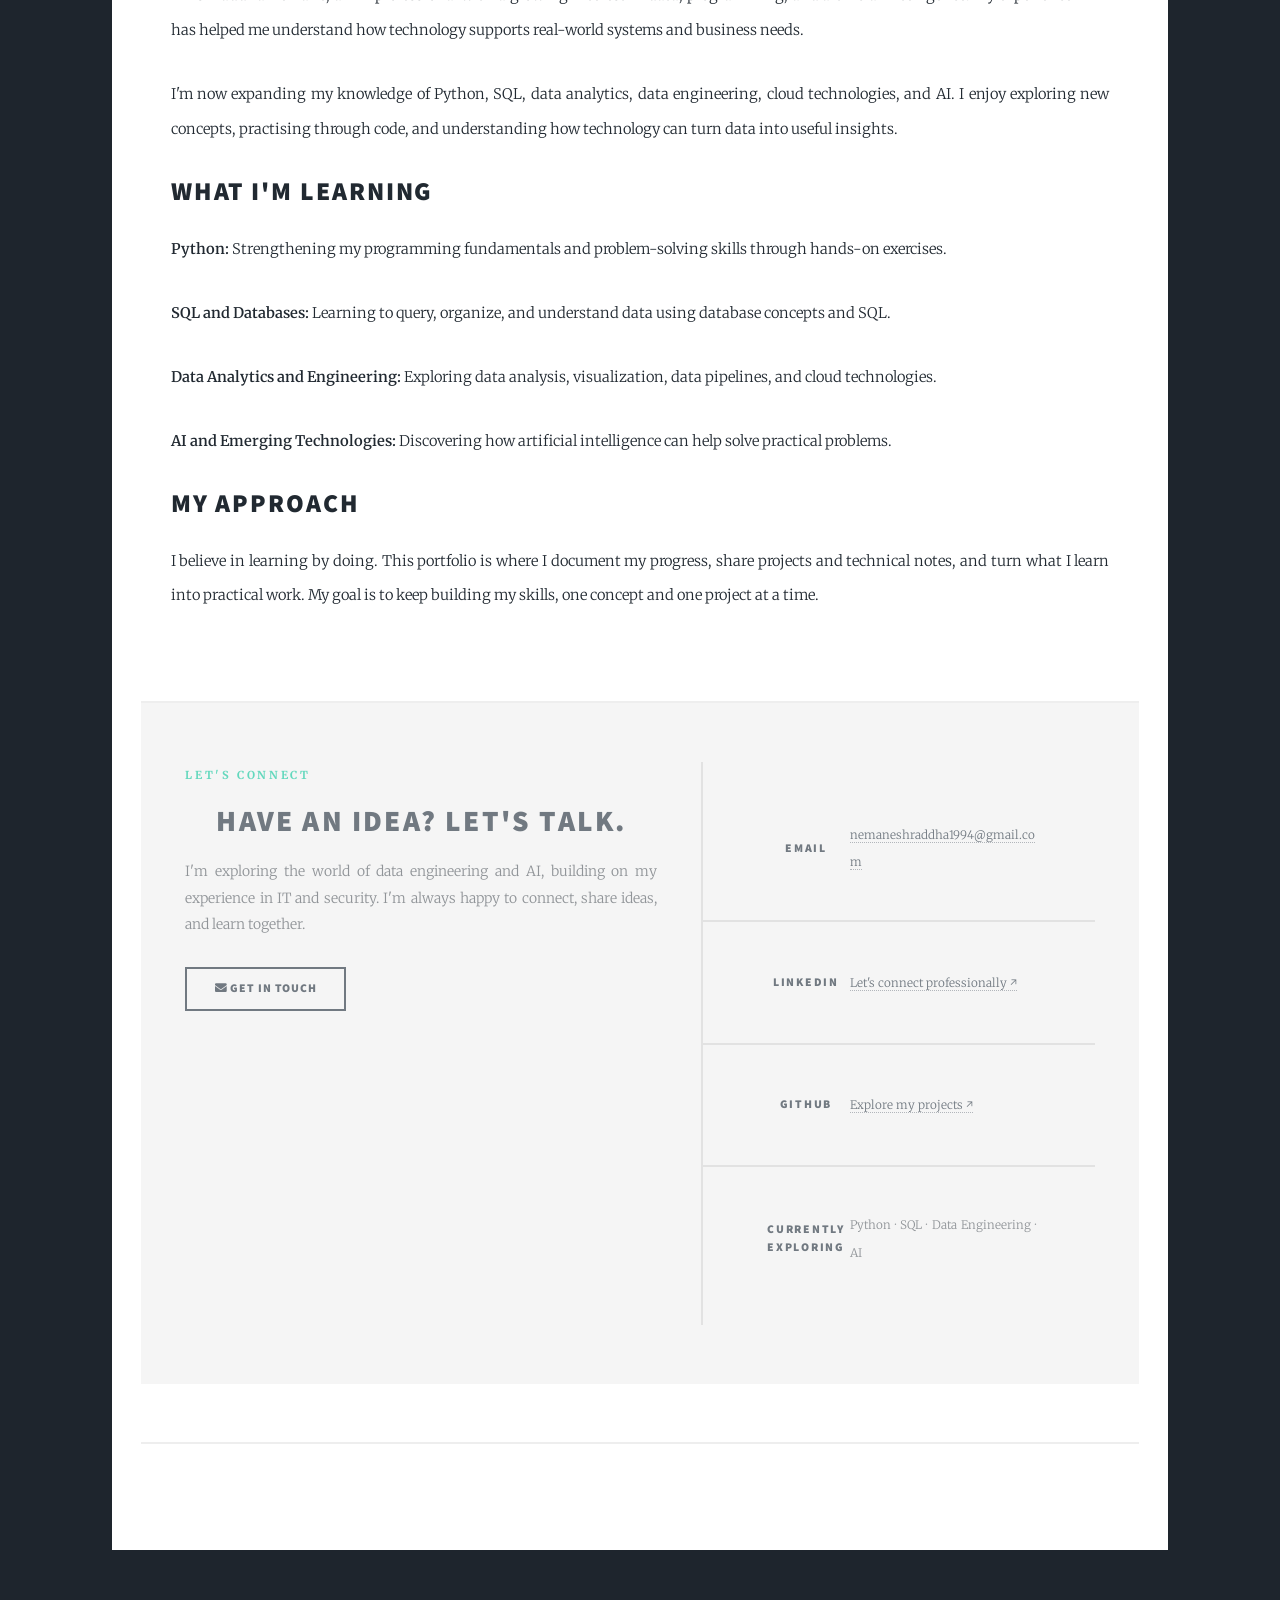
<file: generic.html>
<!DOCTYPE HTML>
<!--
	Massively by HTML5 UP
	html5up.net | @ajlkn
	Free for personal and commercial use under the CCA 3.0 license (html5up.net/license)
-->
<html>
	<head>
		<title>About Me | Shraddha Nemane</title>
		<meta charset="utf-8" />
		<meta name="viewport" content="width=device-width, initial-scale=1, user-scalable=no" />
		<link rel="stylesheet" href="assets/css/main.css" />
		<noscript><link rel="stylesheet" href="assets/css/noscript.css" /></noscript>
	</head>
	<body class="is-preload">

		<!-- Wrapper -->
			<div id="wrapper">

				
<!-- Header -->
<header id="header">
    <a href="index.html" class="logo">Shraddha Nemane</a>
</header>

<!-- Nav -->
<nav id="nav">
    <ul class="links">
        <li><a href="index.html">Home</a></li>
        <li class="active"><a href="generic.html">About Me</a></li>
        <li><a href="elements.html">Projects</a></li>
		<li><a href="blog.html">Blog</a></li>
    </ul>
    <ul class="icons">
    <li>
        <a href="https://github.com/shraddhanemane"
           class="icon brands fa-github"
           target="_blank"
           rel="noopener noreferrer">
            <span class="label">GitHub</span>
        </a>
    </li>
    <li>
        <a href="https://www.linkedin.com/in/shraddha-nemane/"
           class="icon brands fa-linkedin-in"
           target="_blank"
           rel="noopener noreferrer">
            <span class="label">LinkedIn</span>
        </a>
    </li>
</ul>
</nav>

				<!-- Main -->
					<div id="main">

						<!-- Post -->
							
<section class="post">
    <header class="major">
        <span class="date">My Learning Journey</span>
        <h1>About Me</h1>
        <p>
            Curious about data, passionate about technology,
            and always learning something new.
        </p>
    </header>
<!-- Profile Photo and Introduction -->
<div class="about-profile">
    <div class="about-photo-wrap">
        <img src="images/profile.jpg"
             alt="Portrait of Shraddha Nemane"
             class="profile-photo">
    </div>

    <div class="about-intro">
        <span class="mindmap-label">A LITTLE ABOUT ME</span>

        <h2>Technology is my foundation. Data is my next chapter.</h2>

        <p>
            I'm an IT professional with experience in IT operations
            and security, now expanding my skills in Python, SQL,
            data engineering, and artificial intelligence.
        </p>

        <p>
            I enjoy understanding how systems work, solving problems,
            and exploring how data can help make better decisions.
        </p>
    </div>
</div>
 
<!-- Animated About Me Mind Map -->
<section class="about-mindmap">
    <div class="mindmap-header">
        <span class="mindmap-label">MY APPROACH</span>
        <h2>How I Think</h2>
        <p>Curiosity · Logic · Growth</p>
    </div>

    <div class="mindmap-grid">
        <div class="mindmap-card investigate">
            <span class="mindmap-icon">⌕</span>
            <h3>Investigate</h3>
            <p>IT &amp; Security</p>
            <small>Look beyond the obvious.</small>
        </div>

        <div class="mindmap-card connect">
            <span class="mindmap-icon">⌘</span>
            <h3>Connect</h3>
            <p>Logic &amp; SQL</p>
            <small>Find patterns and relationships.</small>
        </div>

        <div class="mindmap-card experiment">
            <span class="mindmap-icon">&lt;/&gt;</span>
            <h3>Experiment</h3>
            <p>Python &amp; Projects</p>
            <small>Learn by building.</small>
        </div>

        <div class="mindmap-card explore">
            <span class="mindmap-icon">✳</span>
            <h3>Explore</h3>
            <p>Data &amp; AI</p>
            <small>Turn information into insight.</small>
        </div>
    </div>

    <div class="mindmap-footer">
        <span class="pulse-dot"></span>
        ALWAYS LEARNING · ALWAYS CONNECTING
    </div>
</section>


    <h2>Who I Am</h2>
    <p>
        I'm Shraddha Nemane, an IT professional with a growing interest
        in data, programming, and artificial intelligence. My experience
        in IT has helped me understand how technology supports real-world
        systems and business needs.
    </p>

    <p>
        I'm now expanding my knowledge of Python, SQL, data analytics,
        data engineering, cloud technologies, and AI. I enjoy exploring
        new concepts, practising through code, and understanding how
        technology can turn data into useful insights.
    </p>

    <h2>What I'm Learning</h2>
    <p>
        <strong>Python:</strong> Strengthening my programming fundamentals
        and problem-solving skills through hands-on exercises.
    </p>

    <p>
        <strong>SQL and Databases:</strong> Learning to query, organize,
        and understand data using database concepts and SQL.
    </p>

    <p>
        <strong>Data Analytics and Engineering:</strong> Exploring data
        analysis, visualization, data pipelines, and cloud technologies.
    </p>

    <p>
        <strong>AI and Emerging Technologies:</strong> Discovering how
        artificial intelligence can help solve practical problems.
    </p>

    <h2>My Approach</h2>
    <p>
        I believe in learning by doing. This portfolio is where I document
        my progress, share projects and technical notes, and turn what I
        learn into practical work. My goal is to keep building my skills,
        one concept and one project at a time.
    </p>
</section>

<!-- Footer -->
<footer id="footer" class="custom-footer">
    <section class="footer-intro">
        <p class="footer-label">LET'S CONNECT</p>
        <h2>Have an idea? Let's talk.</h2>
        <p>
            I'm exploring the world of data engineering and AI,
            building on my experience in IT and security.
            I'm always happy to connect, share ideas, and learn together.
        </p>
        <ul class="actions">
            <li>
                <a href="mailto:YOUR_EMAIL@example.com" class="button">
                    <i class="fas fa-envelope"></i> Get in Touch
                </a>
            </li>
        </ul>
    </section>

    <section class="split contact custom-contact">
        <section>
            <h3>Email</h3>
            <p>
                <a href="mailto:YOUR_EMAIL@example.com">
                    nemaneshraddha1994@gmail.com
                </a>
            </p>
        </section>

        <section>
            <h3>LinkedIn</h3>
            <p>
                <a href="https://www.linkedin.com/in/shraddha-nemane/" target="_blank"
                   rel="noopener noreferrer">
                    Let's connect professionally ↗
                </a>
            </p>
        </section>

        <section>
            <h3>GitHub</h3>
            <p>
                <a href="https://github.com/shraddhanemane" target="_blank"
                   rel="noopener noreferrer">
                    Explore my projects ↗
                </a>
            </p>
        </section>

        <section>
            <h3>Currently exploring</h3>
            <p>Python · SQL · Data Engineering · AI</p>
        </section>
    </section>
</footer>

<!-- Copyright -->
<div id="copyright">
    <ul>
        <li>&copy; 2026 Shraddha Nemane</li>
        <li>Built with curiosity &amp; code</li>
    </ul>
</div>

		<!-- Scripts -->
			<script src="assets/js/jquery.min.js"></script>
			<script src="assets/js/jquery.scrollex.min.js"></script>
			<script src="assets/js/jquery.scrolly.min.js"></script>
			<script src="assets/js/browser.min.js"></script>
			<script src="assets/js/breakpoints.min.js"></script>
			<script src="assets/js/util.js"></script>
			<script src="assets/js/main.js"></script>

	</body>
</html>
</file>
<file: assets/css/main.css>
@import url(fontawesome-all.min.css);
@import url("https://fonts.googleapis.com/css?family=Merriweather:300,700,300italic,700italic|Source+Sans+Pro:900");

/*
	Massively by HTML5 UP
	html5up.net | @ajlkn
	Free for personal and commercial use under the CCA 3.0 license (html5up.net/license)
*/

html, body, div, span, applet, object,
iframe, h1, h2, h3, h4, h5, h6, p, blockquote,
pre, a, abbr, acronym, address, big, cite,
code, del, dfn, em, img, ins, kbd, q, s, samp,
small, strike, strong, sub, sup, tt, var, b,
u, i, center, dl, dt, dd, ol, ul, li, fieldset,
form, label, legend, table, caption, tbody,
tfoot, thead, tr, th, td, article, aside,
canvas, details, embed, figure, figcaption,
footer, header, hgroup, menu, nav, output, ruby,
section, summary, time, mark, audio, video {
	margin: 0;
	padding: 0;
	border: 0;
	font-size: 100%;
	font: inherit;
	vertical-align: baseline;}

article, aside, details, figcaption, figure,
footer, header, hgroup, menu, nav, section {
	display: block;}

body {
	line-height: 1;
}

ol, ul {
	list-style: none;
}

blockquote, q {
	quotes: none;
}

	blockquote:before, blockquote:after, q:before, q:after {
		content: '';
		content: none;
	}

table {
	border-collapse: collapse;
	border-spacing: 0;
}

body {
	-webkit-text-size-adjust: none;
}

mark {
	background-color: transparent;
	color: inherit;
}

input::-moz-focus-inner {
	border: 0;
	padding: 0;
}

input, select, textarea {
	-moz-appearance: none;
	-webkit-appearance: none;
	-ms-appearance: none;
	appearance: none;
}

/* Basic */

	@-ms-viewport {
		width: device-width;
	}

	body {
		-ms-overflow-style: scrollbar;
	}

	@media screen and (max-width: 480px) {

		html, body {
			min-width: 320px;
		}

	}

	html {
		box-sizing: border-box;
	}

	*, *:before, *:after {
		box-sizing: inherit;
	}

	body {
		background-color: #1e252d;
	}

		body.is-preload *, body.is-preload *:before, body.is-preload *:after {
			-moz-animation: none !important;
			-webkit-animation: none !important;
			-ms-animation: none !important;
			animation: none !important;
			-moz-transition: none !important;
			-webkit-transition: none !important;
			-ms-transition: none !important;
			transition: none !important;
		}

/* Type */

	html {
		font-size: 16pt;
	}

		@media screen and (max-width: 1680px) {

			html {
				font-size: 12pt;
			}

		}

		@media screen and (max-width: 1280px) {

			html {
				font-size: 11pt;
			}

		}

		@media screen and (max-width: 360px) {

			html {
				font-size: 10pt;
			}

		}

	body {
		color: #212931;
	}

	body, input, select, textarea {
		font-family: "Merriweather", Georgia, serif;
		font-weight: 300;
		font-size: 1rem;
		line-height: 2.375;
	}

	a {
		-moz-transition: color 0.2s ease-in-out, background-color 0.2s ease-in-out, border-color 0.2s ease-in-out, box-shadow 0.2s ease-in-out;
		-webkit-transition: color 0.2s ease-in-out, background-color 0.2s ease-in-out, border-color 0.2s ease-in-out, box-shadow 0.2s ease-in-out;
		-ms-transition: color 0.2s ease-in-out, background-color 0.2s ease-in-out, border-color 0.2s ease-in-out, box-shadow 0.2s ease-in-out;
		transition: color 0.2s ease-in-out, background-color 0.2s ease-in-out, border-color 0.2s ease-in-out, box-shadow 0.2s ease-in-out;
		border-bottom: dotted 1px;
		text-decoration: none;
	}

		a:hover {
			border-bottom-color: transparent;
		}

	strong, b {
		font-weight: 600;
	}

	em, i {
		font-style: italic;
	}

	p {
		text-align: justify;
		margin: 0 0 2rem 0;
	}

	h1, h2, h3, h4, h5, h6 {
		font-family: "Source Sans Pro", Helvetica, sans-serif;
		font-weight: 900;
		line-height: 1.5;
		letter-spacing: 0.075em;
		text-transform: uppercase;
		margin: 0 0 1rem 0;
	}

		h1 a, h2 a, h3 a, h4 a, h5 a, h6 a {
			border-bottom: 0;
			color: inherit;
			text-decoration: none;
		}

	h1 {
		font-size: 4rem;
		line-height: 1.1;
		margin: 0 0 2rem 0;
	}

	h2 {
		font-size: 1.75rem;
		line-height: 1.3;
		margin: 0 0 1.5rem 0;
	}

	h3 {
		font-size: 1.25rem;
		margin: 0 0 1.5rem 0;
	}

	h4 {
		font-size: 1rem;
	}

	h5 {
		font-size: 0.9rem;
	}

	h6 {
		font-size: 0.8rem;
	}

	sub {
		font-size: 0.8rem;
		position: relative;
		top: 0.5rem;
	}

	sup {
		font-size: 0.8rem;
		position: relative;
		top: -0.5rem;
	}

	blockquote {
		border-left: solid 4px;
		font-style: italic;
		margin: 0 0 2rem 0;
		padding: 0.5rem 0 0.5rem 2rem;
	}

	code {
		border: solid 2px;
		font-family: "Courier New", monospace;
		font-size: 0.9rem;
		margin: 0 0.25rem;
		padding: 0.25rem 0.65rem;
	}

	pre {
		-webkit-overflow-scrolling: touch;
		font-family: "Courier New", monospace;
		font-size: 0.9rem;
		margin: 0 0 2rem 0;
	}

		pre code {
			display: block;
			line-height: 1.75;
			padding: 1rem 1.5rem;
			overflow-x: auto;
		}

	hr {
		border: 0;
		border-bottom: solid 2px;
		margin: 3rem 0;
	}

		hr.major {
			margin: 5rem 0;
		}

	.align-left {
		text-align: left;
	}

	.align-center {
		text-align: center;
	}

	.align-right {
		text-align: right;
	}

	input, select, textarea {
		color: #212931;
	}

	a {
		color: #212931;
		border-bottom-color: rgba(33, 41, 49, 0.5);
	}

		a:hover {
			border-bottom-color: transparent;
			color: #18bfef !important;
		}

	strong, b {
		color: #212931;
	}

	h1, h2, h3, h4, h5, h6 {
		color: #212931;
	}

	blockquote {
		border-left-color: #eeeeee;
	}

	code {
		background: rgba(220, 220, 220, 0.25);
		border-color: #eeeeee;
	}

	hr {
		border-bottom-color: #eeeeee;
	}

/* Row */

	.row {
		display: flex;
		flex-wrap: wrap;
		box-sizing: border-box;
		align-items: stretch;
	}

		.row > * {
			box-sizing: border-box;
		}

		.row.gtr-uniform > * > :last-child {
			margin-bottom: 0;
		}

		.row.aln-left {
			justify-content: flex-start;
		}

		.row.aln-center {
			justify-content: center;
		}

		.row.aln-right {
			justify-content: flex-end;
		}

		.row.aln-top {
			align-items: flex-start;
		}

		.row.aln-middle {
			align-items: center;
		}

		.row.aln-bottom {
			align-items: flex-end;
		}

		.row > .imp {
			order: -1;
		}

		.row > .col-1 {
			width: 8.33333%;
		}

		.row > .off-1 {
			margin-left: 8.33333%;
		}

		.row > .col-2 {
			width: 16.66667%;
		}

		.row > .off-2 {
			margin-left: 16.66667%;
		}

		.row > .col-3 {
			width: 25%;
		}

		.row > .off-3 {
			margin-left: 25%;
		}

		.row > .col-4 {
			width: 33.33333%;
		}

		.row > .off-4 {
			margin-left: 33.33333%;
		}

		.row > .col-5 {
			width: 41.66667%;
		}

		.row > .off-5 {
			margin-left: 41.66667%;
		}

		.row > .col-6 {
			width: 50%;
		}

		.row > .off-6 {
			margin-left: 50%;
		}

		.row > .col-7 {
			width: 58.33333%;
		}

		.row > .off-7 {
			margin-left: 58.33333%;
		}

		.row > .col-8 {
			width: 66.66667%;
		}

		.row > .off-8 {
			margin-left: 66.66667%;
		}

		.row > .col-9 {
			width: 75%;
		}

		.row > .off-9 {
			margin-left: 75%;
		}

		.row > .col-10 {
			width: 83.33333%;
		}

		.row > .off-10 {
			margin-left: 83.33333%;
		}

		.row > .col-11 {
			width: 91.66667%;
		}

		.row > .off-11 {
			margin-left: 91.66667%;
		}

		.row > .col-12 {
			width: 100%;
		}

		.row > .off-12 {
			margin-left: 100%;
		}

		.row.gtr-0 {
			margin-top: 0;
			margin-left: 0rem;
		}

			.row.gtr-0 > * {
				padding: 0 0 0 0rem;
			}

			.row.gtr-0.gtr-uniform {
				margin-top: 0rem;
			}

				.row.gtr-0.gtr-uniform > * {
					padding-top: 0rem;
				}

		.row.gtr-25 {
			margin-top: 0;
			margin-left: -0.375rem;
		}

			.row.gtr-25 > * {
				padding: 0 0 0 0.375rem;
			}

			.row.gtr-25.gtr-uniform {
				margin-top: -0.375rem;
			}

				.row.gtr-25.gtr-uniform > * {
					padding-top: 0.375rem;
				}

		.row.gtr-50 {
			margin-top: 0;
			margin-left: -0.75rem;
		}

			.row.gtr-50 > * {
				padding: 0 0 0 0.75rem;
			}

			.row.gtr-50.gtr-uniform {
				margin-top: -0.75rem;
			}

				.row.gtr-50.gtr-uniform > * {
					padding-top: 0.75rem;
				}

		.row {
			margin-top: 0;
			margin-left: -1.5rem;
		}

			.row > * {
				padding: 0 0 0 1.5rem;
			}

			.row.gtr-uniform {
				margin-top: -1.5rem;
			}

				.row.gtr-uniform > * {
					padding-top: 1.5rem;
				}

		.row.gtr-150 {
			margin-top: 0;
			margin-left: -2.25rem;
		}

			.row.gtr-150 > * {
				padding: 0 0 0 2.25rem;
			}

			.row.gtr-150.gtr-uniform {
				margin-top: -2.25rem;
			}

				.row.gtr-150.gtr-uniform > * {
					padding-top: 2.25rem;
				}

		.row.gtr-200 {
			margin-top: 0;
			margin-left: -3rem;
		}

			.row.gtr-200 > * {
				padding: 0 0 0 3rem;
			}

			.row.gtr-200.gtr-uniform {
				margin-top: -3rem;
			}

				.row.gtr-200.gtr-uniform > * {
					padding-top: 3rem;
				}

		@media screen and (max-width: 1680px) {

			.row {
				display: flex;
				flex-wrap: wrap;
				box-sizing: border-box;
				align-items: stretch;
			}

				.row > * {
					box-sizing: border-box;
				}

				.row.gtr-uniform > * > :last-child {
					margin-bottom: 0;
				}

				.row.aln-left {
					justify-content: flex-start;
				}

				.row.aln-center {
					justify-content: center;
				}

				.row.aln-right {
					justify-content: flex-end;
				}

				.row.aln-top {
					align-items: flex-start;
				}

				.row.aln-middle {
					align-items: center;
				}

				.row.aln-bottom {
					align-items: flex-end;
				}

				.row > .imp-xlarge {
					order: -1;
				}

				.row > .col-1-xlarge {
					width: 8.33333%;
				}

				.row > .off-1-xlarge {
					margin-left: 8.33333%;
				}

				.row > .col-2-xlarge {
					width: 16.66667%;
				}

				.row > .off-2-xlarge {
					margin-left: 16.66667%;
				}

				.row > .col-3-xlarge {
					width: 25%;
				}

				.row > .off-3-xlarge {
					margin-left: 25%;
				}

				.row > .col-4-xlarge {
					width: 33.33333%;
				}

				.row > .off-4-xlarge {
					margin-left: 33.33333%;
				}

				.row > .col-5-xlarge {
					width: 41.66667%;
				}

				.row > .off-5-xlarge {
					margin-left: 41.66667%;
				}

				.row > .col-6-xlarge {
					width: 50%;
				}

				.row > .off-6-xlarge {
					margin-left: 50%;
				}

				.row > .col-7-xlarge {
					width: 58.33333%;
				}

				.row > .off-7-xlarge {
					margin-left: 58.33333%;
				}

				.row > .col-8-xlarge {
					width: 66.66667%;
				}

				.row > .off-8-xlarge {
					margin-left: 66.66667%;
				}

				.row > .col-9-xlarge {
					width: 75%;
				}

				.row > .off-9-xlarge {
					margin-left: 75%;
				}

				.row > .col-10-xlarge {
					width: 83.33333%;
				}

				.row > .off-10-xlarge {
					margin-left: 83.33333%;
				}

				.row > .col-11-xlarge {
					width: 91.66667%;
				}

				.row > .off-11-xlarge {
					margin-left: 91.66667%;
				}

				.row > .col-12-xlarge {
					width: 100%;
				}

				.row > .off-12-xlarge {
					margin-left: 100%;
				}

				.row.gtr-0 {
					margin-top: 0;
					margin-left: 0rem;
				}

					.row.gtr-0 > * {
						padding: 0 0 0 0rem;
					}

					.row.gtr-0.gtr-uniform {
						margin-top: 0rem;
					}

						.row.gtr-0.gtr-uniform > * {
							padding-top: 0rem;
						}

				.row.gtr-25 {
					margin-top: 0;
					margin-left: -0.375rem;
				}

					.row.gtr-25 > * {
						padding: 0 0 0 0.375rem;
					}

					.row.gtr-25.gtr-uniform {
						margin-top: -0.375rem;
					}

						.row.gtr-25.gtr-uniform > * {
							padding-top: 0.375rem;
						}

				.row.gtr-50 {
					margin-top: 0;
					margin-left: -0.75rem;
				}

					.row.gtr-50 > * {
						padding: 0 0 0 0.75rem;
					}

					.row.gtr-50.gtr-uniform {
						margin-top: -0.75rem;
					}

						.row.gtr-50.gtr-uniform > * {
							padding-top: 0.75rem;
						}

				.row {
					margin-top: 0;
					margin-left: -1.5rem;
				}

					.row > * {
						padding: 0 0 0 1.5rem;
					}

					.row.gtr-uniform {
						margin-top: -1.5rem;
					}

						.row.gtr-uniform > * {
							padding-top: 1.5rem;
						}

				.row.gtr-150 {
					margin-top: 0;
					margin-left: -2.25rem;
				}

					.row.gtr-150 > * {
						padding: 0 0 0 2.25rem;
					}

					.row.gtr-150.gtr-uniform {
						margin-top: -2.25rem;
					}

						.row.gtr-150.gtr-uniform > * {
							padding-top: 2.25rem;
						}

				.row.gtr-200 {
					margin-top: 0;
					margin-left: -3rem;
				}

					.row.gtr-200 > * {
						padding: 0 0 0 3rem;
					}

					.row.gtr-200.gtr-uniform {
						margin-top: -3rem;
					}

						.row.gtr-200.gtr-uniform > * {
							padding-top: 3rem;
						}

		}

		@media screen and (max-width: 1280px) {

			.row {
				display: flex;
				flex-wrap: wrap;
				box-sizing: border-box;
				align-items: stretch;
			}

				.row > * {
					box-sizing: border-box;
				}

				.row.gtr-uniform > * > :last-child {
					margin-bottom: 0;
				}

				.row.aln-left {
					justify-content: flex-start;
				}

				.row.aln-center {
					justify-content: center;
				}

				.row.aln-right {
					justify-content: flex-end;
				}

				.row.aln-top {
					align-items: flex-start;
				}

				.row.aln-middle {
					align-items: center;
				}

				.row.aln-bottom {
					align-items: flex-end;
				}

				.row > .imp-large {
					order: -1;
				}

				.row > .col-1-large {
					width: 8.33333%;
				}

				.row > .off-1-large {
					margin-left: 8.33333%;
				}

				.row > .col-2-large {
					width: 16.66667%;
				}

				.row > .off-2-large {
					margin-left: 16.66667%;
				}

				.row > .col-3-large {
					width: 25%;
				}

				.row > .off-3-large {
					margin-left: 25%;
				}

				.row > .col-4-large {
					width: 33.33333%;
				}

				.row > .off-4-large {
					margin-left: 33.33333%;
				}

				.row > .col-5-large {
					width: 41.66667%;
				}

				.row > .off-5-large {
					margin-left: 41.66667%;
				}

				.row > .col-6-large {
					width: 50%;
				}

				.row > .off-6-large {
					margin-left: 50%;
				}

				.row > .col-7-large {
					width: 58.33333%;
				}

				.row > .off-7-large {
					margin-left: 58.33333%;
				}

				.row > .col-8-large {
					width: 66.66667%;
				}

				.row > .off-8-large {
					margin-left: 66.66667%;
				}

				.row > .col-9-large {
					width: 75%;
				}

				.row > .off-9-large {
					margin-left: 75%;
				}

				.row > .col-10-large {
					width: 83.33333%;
				}

				.row > .off-10-large {
					margin-left: 83.33333%;
				}

				.row > .col-11-large {
					width: 91.66667%;
				}

				.row > .off-11-large {
					margin-left: 91.66667%;
				}

				.row > .col-12-large {
					width: 100%;
				}

				.row > .off-12-large {
					margin-left: 100%;
				}

				.row.gtr-0 {
					margin-top: 0;
					margin-left: 0rem;
				}

					.row.gtr-0 > * {
						padding: 0 0 0 0rem;
					}

					.row.gtr-0.gtr-uniform {
						margin-top: 0rem;
					}

						.row.gtr-0.gtr-uniform > * {
							padding-top: 0rem;
						}

				.row.gtr-25 {
					margin-top: 0;
					margin-left: -0.375rem;
				}

					.row.gtr-25 > * {
						padding: 0 0 0 0.375rem;
					}

					.row.gtr-25.gtr-uniform {
						margin-top: -0.375rem;
					}

						.row.gtr-25.gtr-uniform > * {
							padding-top: 0.375rem;
						}

				.row.gtr-50 {
					margin-top: 0;
					margin-left: -0.75rem;
				}

					.row.gtr-50 > * {
						padding: 0 0 0 0.75rem;
					}

					.row.gtr-50.gtr-uniform {
						margin-top: -0.75rem;
					}

						.row.gtr-50.gtr-uniform > * {
							padding-top: 0.75rem;
						}

				.row {
					margin-top: 0;
					margin-left: -1.5rem;
				}

					.row > * {
						padding: 0 0 0 1.5rem;
					}

					.row.gtr-uniform {
						margin-top: -1.5rem;
					}

						.row.gtr-uniform > * {
							padding-top: 1.5rem;
						}

				.row.gtr-150 {
					margin-top: 0;
					margin-left: -2.25rem;
				}

					.row.gtr-150 > * {
						padding: 0 0 0 2.25rem;
					}

					.row.gtr-150.gtr-uniform {
						margin-top: -2.25rem;
					}

						.row.gtr-150.gtr-uniform > * {
							padding-top: 2.25rem;
						}

				.row.gtr-200 {
					margin-top: 0;
					margin-left: -3rem;
				}

					.row.gtr-200 > * {
						padding: 0 0 0 3rem;
					}

					.row.gtr-200.gtr-uniform {
						margin-top: -3rem;
					}

						.row.gtr-200.gtr-uniform > * {
							padding-top: 3rem;
						}

		}

		@media screen and (max-width: 980px) {

			.row {
				display: flex;
				flex-wrap: wrap;
				box-sizing: border-box;
				align-items: stretch;
			}

				.row > * {
					box-sizing: border-box;
				}

				.row.gtr-uniform > * > :last-child {
					margin-bottom: 0;
				}

				.row.aln-left {
					justify-content: flex-start;
				}

				.row.aln-center {
					justify-content: center;
				}

				.row.aln-right {
					justify-content: flex-end;
				}

				.row.aln-top {
					align-items: flex-start;
				}

				.row.aln-middle {
					align-items: center;
				}

				.row.aln-bottom {
					align-items: flex-end;
				}

				.row > .imp-medium {
					order: -1;
				}

				.row > .col-1-medium {
					width: 8.33333%;
				}

				.row > .off-1-medium {
					margin-left: 8.33333%;
				}

				.row > .col-2-medium {
					width: 16.66667%;
				}

				.row > .off-2-medium {
					margin-left: 16.66667%;
				}

				.row > .col-3-medium {
					width: 25%;
				}

				.row > .off-3-medium {
					margin-left: 25%;
				}

				.row > .col-4-medium {
					width: 33.33333%;
				}

				.row > .off-4-medium {
					margin-left: 33.33333%;
				}

				.row > .col-5-medium {
					width: 41.66667%;
				}

				.row > .off-5-medium {
					margin-left: 41.66667%;
				}

				.row > .col-6-medium {
					width: 50%;
				}

				.row > .off-6-medium {
					margin-left: 50%;
				}

				.row > .col-7-medium {
					width: 58.33333%;
				}

				.row > .off-7-medium {
					margin-left: 58.33333%;
				}

				.row > .col-8-medium {
					width: 66.66667%;
				}

				.row > .off-8-medium {
					margin-left: 66.66667%;
				}

				.row > .col-9-medium {
					width: 75%;
				}

				.row > .off-9-medium {
					margin-left: 75%;
				}

				.row > .col-10-medium {
					width: 83.33333%;
				}

				.row > .off-10-medium {
					margin-left: 83.33333%;
				}

				.row > .col-11-medium {
					width: 91.66667%;
				}

				.row > .off-11-medium {
					margin-left: 91.66667%;
				}

				.row > .col-12-medium {
					width: 100%;
				}

				.row > .off-12-medium {
					margin-left: 100%;
				}

				.row.gtr-0 {
					margin-top: 0;
					margin-left: 0rem;
				}

					.row.gtr-0 > * {
						padding: 0 0 0 0rem;
					}

					.row.gtr-0.gtr-uniform {
						margin-top: 0rem;
					}

						.row.gtr-0.gtr-uniform > * {
							padding-top: 0rem;
						}

				.row.gtr-25 {
					margin-top: 0;
					margin-left: -0.375rem;
				}

					.row.gtr-25 > * {
						padding: 0 0 0 0.375rem;
					}

					.row.gtr-25.gtr-uniform {
						margin-top: -0.375rem;
					}

						.row.gtr-25.gtr-uniform > * {
							padding-top: 0.375rem;
						}

				.row.gtr-50 {
					margin-top: 0;
					margin-left: -0.75rem;
				}

					.row.gtr-50 > * {
						padding: 0 0 0 0.75rem;
					}

					.row.gtr-50.gtr-uniform {
						margin-top: -0.75rem;
					}

						.row.gtr-50.gtr-uniform > * {
							padding-top: 0.75rem;
						}

				.row {
					margin-top: 0;
					margin-left: -1.5rem;
				}

					.row > * {
						padding: 0 0 0 1.5rem;
					}

					.row.gtr-uniform {
						margin-top: -1.5rem;
					}

						.row.gtr-uniform > * {
							padding-top: 1.5rem;
						}

				.row.gtr-150 {
					margin-top: 0;
					margin-left: -2.25rem;
				}

					.row.gtr-150 > * {
						padding: 0 0 0 2.25rem;
					}

					.row.gtr-150.gtr-uniform {
						margin-top: -2.25rem;
					}

						.row.gtr-150.gtr-uniform > * {
							padding-top: 2.25rem;
						}

				.row.gtr-200 {
					margin-top: 0;
					margin-left: -3rem;
				}

					.row.gtr-200 > * {
						padding: 0 0 0 3rem;
					}

					.row.gtr-200.gtr-uniform {
						margin-top: -3rem;
					}

						.row.gtr-200.gtr-uniform > * {
							padding-top: 3rem;
						}

		}

		@media screen and (max-width: 736px) {

			.row {
				display: flex;
				flex-wrap: wrap;
				box-sizing: border-box;
				align-items: stretch;
			}

				.row > * {
					box-sizing: border-box;
				}

				.row.gtr-uniform > * > :last-child {
					margin-bottom: 0;
				}

				.row.aln-left {
					justify-content: flex-start;
				}

				.row.aln-center {
					justify-content: center;
				}

				.row.aln-right {
					justify-content: flex-end;
				}

				.row.aln-top {
					align-items: flex-start;
				}

				.row.aln-middle {
					align-items: center;
				}

				.row.aln-bottom {
					align-items: flex-end;
				}

				.row > .imp-small {
					order: -1;
				}

				.row > .col-1-small {
					width: 8.33333%;
				}

				.row > .off-1-small {
					margin-left: 8.33333%;
				}

				.row > .col-2-small {
					width: 16.66667%;
				}

				.row > .off-2-small {
					margin-left: 16.66667%;
				}

				.row > .col-3-small {
					width: 25%;
				}

				.row > .off-3-small {
					margin-left: 25%;
				}

				.row > .col-4-small {
					width: 33.33333%;
				}

				.row > .off-4-small {
					margin-left: 33.33333%;
				}

				.row > .col-5-small {
					width: 41.66667%;
				}

				.row > .off-5-small {
					margin-left: 41.66667%;
				}

				.row > .col-6-small {
					width: 50%;
				}

				.row > .off-6-small {
					margin-left: 50%;
				}

				.row > .col-7-small {
					width: 58.33333%;
				}

				.row > .off-7-small {
					margin-left: 58.33333%;
				}

				.row > .col-8-small {
					width: 66.66667%;
				}

				.row > .off-8-small {
					margin-left: 66.66667%;
				}

				.row > .col-9-small {
					width: 75%;
				}

				.row > .off-9-small {
					margin-left: 75%;
				}

				.row > .col-10-small {
					width: 83.33333%;
				}

				.row > .off-10-small {
					margin-left: 83.33333%;
				}

				.row > .col-11-small {
					width: 91.66667%;
				}

				.row > .off-11-small {
					margin-left: 91.66667%;
				}

				.row > .col-12-small {
					width: 100%;
				}

				.row > .off-12-small {
					margin-left: 100%;
				}

				.row.gtr-0 {
					margin-top: 0;
					margin-left: 0rem;
				}

					.row.gtr-0 > * {
						padding: 0 0 0 0rem;
					}

					.row.gtr-0.gtr-uniform {
						margin-top: 0rem;
					}

						.row.gtr-0.gtr-uniform > * {
							padding-top: 0rem;
						}

				.row.gtr-25 {
					margin-top: 0;
					margin-left: -0.375rem;
				}

					.row.gtr-25 > * {
						padding: 0 0 0 0.375rem;
					}

					.row.gtr-25.gtr-uniform {
						margin-top: -0.375rem;
					}

						.row.gtr-25.gtr-uniform > * {
							padding-top: 0.375rem;
						}

				.row.gtr-50 {
					margin-top: 0;
					margin-left: -0.75rem;
				}

					.row.gtr-50 > * {
						padding: 0 0 0 0.75rem;
					}

					.row.gtr-50.gtr-uniform {
						margin-top: -0.75rem;
					}

						.row.gtr-50.gtr-uniform > * {
							padding-top: 0.75rem;
						}

				.row {
					margin-top: 0;
					margin-left: -1.5rem;
				}

					.row > * {
						padding: 0 0 0 1.5rem;
					}

					.row.gtr-uniform {
						margin-top: -1.5rem;
					}

						.row.gtr-uniform > * {
							padding-top: 1.5rem;
						}

				.row.gtr-150 {
					margin-top: 0;
					margin-left: -2.25rem;
				}

					.row.gtr-150 > * {
						padding: 0 0 0 2.25rem;
					}

					.row.gtr-150.gtr-uniform {
						margin-top: -2.25rem;
					}

						.row.gtr-150.gtr-uniform > * {
							padding-top: 2.25rem;
						}

				.row.gtr-200 {
					margin-top: 0;
					margin-left: -3rem;
				}

					.row.gtr-200 > * {
						padding: 0 0 0 3rem;
					}

					.row.gtr-200.gtr-uniform {
						margin-top: -3rem;
					}

						.row.gtr-200.gtr-uniform > * {
							padding-top: 3rem;
						}

		}

		@media screen and (max-width: 480px) {

			.row {
				display: flex;
				flex-wrap: wrap;
				box-sizing: border-box;
				align-items: stretch;
			}

				.row > * {
					box-sizing: border-box;
				}

				.row.gtr-uniform > * > :last-child {
					margin-bottom: 0;
				}

				.row.aln-left {
					justify-content: flex-start;
				}

				.row.aln-center {
					justify-content: center;
				}

				.row.aln-right {
					justify-content: flex-end;
				}

				.row.aln-top {
					align-items: flex-start;
				}

				.row.aln-middle {
					align-items: center;
				}

				.row.aln-bottom {
					align-items: flex-end;
				}

				.row > .imp-xsmall {
					order: -1;
				}

				.row > .col-1-xsmall {
					width: 8.33333%;
				}

				.row > .off-1-xsmall {
					margin-left: 8.33333%;
				}

				.row > .col-2-xsmall {
					width: 16.66667%;
				}

				.row > .off-2-xsmall {
					margin-left: 16.66667%;
				}

				.row > .col-3-xsmall {
					width: 25%;
				}

				.row > .off-3-xsmall {
					margin-left: 25%;
				}

				.row > .col-4-xsmall {
					width: 33.33333%;
				}

				.row > .off-4-xsmall {
					margin-left: 33.33333%;
				}

				.row > .col-5-xsmall {
					width: 41.66667%;
				}

				.row > .off-5-xsmall {
					margin-left: 41.66667%;
				}

				.row > .col-6-xsmall {
					width: 50%;
				}

				.row > .off-6-xsmall {
					margin-left: 50%;
				}

				.row > .col-7-xsmall {
					width: 58.33333%;
				}

				.row > .off-7-xsmall {
					margin-left: 58.33333%;
				}

				.row > .col-8-xsmall {
					width: 66.66667%;
				}

				.row > .off-8-xsmall {
					margin-left: 66.66667%;
				}

				.row > .col-9-xsmall {
					width: 75%;
				}

				.row > .off-9-xsmall {
					margin-left: 75%;
				}

				.row > .col-10-xsmall {
					width: 83.33333%;
				}

				.row > .off-10-xsmall {
					margin-left: 83.33333%;
				}

				.row > .col-11-xsmall {
					width: 91.66667%;
				}

				.row > .off-11-xsmall {
					margin-left: 91.66667%;
				}

				.row > .col-12-xsmall {
					width: 100%;
				}

				.row > .off-12-xsmall {
					margin-left: 100%;
				}

				.row.gtr-0 {
					margin-top: 0;
					margin-left: 0rem;
				}

					.row.gtr-0 > * {
						padding: 0 0 0 0rem;
					}

					.row.gtr-0.gtr-uniform {
						margin-top: 0rem;
					}

						.row.gtr-0.gtr-uniform > * {
							padding-top: 0rem;
						}

				.row.gtr-25 {
					margin-top: 0;
					margin-left: -0.375rem;
				}

					.row.gtr-25 > * {
						padding: 0 0 0 0.375rem;
					}

					.row.gtr-25.gtr-uniform {
						margin-top: -0.375rem;
					}

						.row.gtr-25.gtr-uniform > * {
							padding-top: 0.375rem;
						}

				.row.gtr-50 {
					margin-top: 0;
					margin-left: -0.75rem;
				}

					.row.gtr-50 > * {
						padding: 0 0 0 0.75rem;
					}

					.row.gtr-50.gtr-uniform {
						margin-top: -0.75rem;
					}

						.row.gtr-50.gtr-uniform > * {
							padding-top: 0.75rem;
						}

				.row {
					margin-top: 0;
					margin-left: -1.5rem;
				}

					.row > * {
						padding: 0 0 0 1.5rem;
					}

					.row.gtr-uniform {
						margin-top: -1.5rem;
					}

						.row.gtr-uniform > * {
							padding-top: 1.5rem;
						}

				.row.gtr-150 {
					margin-top: 0;
					margin-left: -2.25rem;
				}

					.row.gtr-150 > * {
						padding: 0 0 0 2.25rem;
					}

					.row.gtr-150.gtr-uniform {
						margin-top: -2.25rem;
					}

						.row.gtr-150.gtr-uniform > * {
							padding-top: 2.25rem;
						}

				.row.gtr-200 {
					margin-top: 0;
					margin-left: -3rem;
				}

					.row.gtr-200 > * {
						padding: 0 0 0 3rem;
					}

					.row.gtr-200.gtr-uniform {
						margin-top: -3rem;
					}

						.row.gtr-200.gtr-uniform > * {
							padding-top: 3rem;
						}

		}

		@media screen and (max-width: 360px) {

			.row {
				display: flex;
				flex-wrap: wrap;
				box-sizing: border-box;
				align-items: stretch;
			}

				.row > * {
					box-sizing: border-box;
				}

				.row.gtr-uniform > * > :last-child {
					margin-bottom: 0;
				}

				.row.aln-left {
					justify-content: flex-start;
				}

				.row.aln-center {
					justify-content: center;
				}

				.row.aln-right {
					justify-content: flex-end;
				}

				.row.aln-top {
					align-items: flex-start;
				}

				.row.aln-middle {
					align-items: center;
				}

				.row.aln-bottom {
					align-items: flex-end;
				}

				.row > .imp-xxsmall {
					order: -1;
				}

				.row > .col-1-xxsmall {
					width: 8.33333%;
				}

				.row > .off-1-xxsmall {
					margin-left: 8.33333%;
				}

				.row > .col-2-xxsmall {
					width: 16.66667%;
				}

				.row > .off-2-xxsmall {
					margin-left: 16.66667%;
				}

				.row > .col-3-xxsmall {
					width: 25%;
				}

				.row > .off-3-xxsmall {
					margin-left: 25%;
				}

				.row > .col-4-xxsmall {
					width: 33.33333%;
				}

				.row > .off-4-xxsmall {
					margin-left: 33.33333%;
				}

				.row > .col-5-xxsmall {
					width: 41.66667%;
				}

				.row > .off-5-xxsmall {
					margin-left: 41.66667%;
				}

				.row > .col-6-xxsmall {
					width: 50%;
				}

				.row > .off-6-xxsmall {
					margin-left: 50%;
				}

				.row > .col-7-xxsmall {
					width: 58.33333%;
				}

				.row > .off-7-xxsmall {
					margin-left: 58.33333%;
				}

				.row > .col-8-xxsmall {
					width: 66.66667%;
				}

				.row > .off-8-xxsmall {
					margin-left: 66.66667%;
				}

				.row > .col-9-xxsmall {
					width: 75%;
				}

				.row > .off-9-xxsmall {
					margin-left: 75%;
				}

				.row > .col-10-xxsmall {
					width: 83.33333%;
				}

				.row > .off-10-xxsmall {
					margin-left: 83.33333%;
				}

				.row > .col-11-xxsmall {
					width: 91.66667%;
				}

				.row > .off-11-xxsmall {
					margin-left: 91.66667%;
				}

				.row > .col-12-xxsmall {
					width: 100%;
				}

				.row > .off-12-xxsmall {
					margin-left: 100%;
				}

				.row.gtr-0 {
					margin-top: 0;
					margin-left: 0rem;
				}

					.row.gtr-0 > * {
						padding: 0 0 0 0rem;
					}

					.row.gtr-0.gtr-uniform {
						margin-top: 0rem;
					}

						.row.gtr-0.gtr-uniform > * {
							padding-top: 0rem;
						}

				.row.gtr-25 {
					margin-top: 0;
					margin-left: -0.375rem;
				}

					.row.gtr-25 > * {
						padding: 0 0 0 0.375rem;
					}

					.row.gtr-25.gtr-uniform {
						margin-top: -0.375rem;
					}

						.row.gtr-25.gtr-uniform > * {
							padding-top: 0.375rem;
						}

				.row.gtr-50 {
					margin-top: 0;
					margin-left: -0.75rem;
				}

					.row.gtr-50 > * {
						padding: 0 0 0 0.75rem;
					}

					.row.gtr-50.gtr-uniform {
						margin-top: -0.75rem;
					}

						.row.gtr-50.gtr-uniform > * {
							padding-top: 0.75rem;
						}

				.row {
					margin-top: 0;
					margin-left: -1.5rem;
				}

					.row > * {
						padding: 0 0 0 1.5rem;
					}

					.row.gtr-uniform {
						margin-top: -1.5rem;
					}

						.row.gtr-uniform > * {
							padding-top: 1.5rem;
						}

				.row.gtr-150 {
					margin-top: 0;
					margin-left: -2.25rem;
				}

					.row.gtr-150 > * {
						padding: 0 0 0 2.25rem;
					}

					.row.gtr-150.gtr-uniform {
						margin-top: -2.25rem;
					}

						.row.gtr-150.gtr-uniform > * {
							padding-top: 2.25rem;
						}

				.row.gtr-200 {
					margin-top: 0;
					margin-left: -3rem;
				}

					.row.gtr-200 > * {
						padding: 0 0 0 3rem;
					}

					.row.gtr-200.gtr-uniform {
						margin-top: -3rem;
					}

						.row.gtr-200.gtr-uniform > * {
							padding-top: 3rem;
						}

		}

/* Box */

	.box {
		border: solid 2px;
		margin-bottom: 2rem;
		padding: 1.5rem;
	}

		.box > :last-child,
		.box > :last-child > :last-child,
		.box > :last-child > :last-child > :last-child {
			margin-bottom: 0;
		}

		.box.alt {
			border: 0;
			border-radius: 0;
			padding: 0;
		}

	.box {
		border-color: #eeeeee;
	}

/* Button */

	input[type="submit"],
	input[type="reset"],
	input[type="button"],
	button,
	.button {
		-moz-appearance: none;
		-webkit-appearance: none;
		-ms-appearance: none;
		appearance: none;
		-moz-transition: background-color 0.2s ease-in-out, box-shadow 0.2s ease-in-out, color 0.2s ease-in-out;
		-webkit-transition: background-color 0.2s ease-in-out, box-shadow 0.2s ease-in-out, color 0.2s ease-in-out;
		-ms-transition: background-color 0.2s ease-in-out, box-shadow 0.2s ease-in-out, color 0.2s ease-in-out;
		transition: background-color 0.2s ease-in-out, box-shadow 0.2s ease-in-out, color 0.2s ease-in-out;
		border: 0;
		border-radius: 0;
		cursor: pointer;
		display: inline-block;
		font-family: "Source Sans Pro", Helvetica, sans-serif;
		font-size: 0.8rem;
		font-weight: 900;
		letter-spacing: 0.075em;
		height: 3rem;
		line-height: 3rem;
		padding: 0 2rem;
		text-align: center;
		text-decoration: none;
		text-transform: uppercase;
		white-space: nowrap;
	}

		input[type="submit"].icon:before,
		input[type="reset"].icon:before,
		input[type="button"].icon:before,
		button.icon:before,
		.button.icon:before {
			margin-right: 0.5rem;
		}

		input[type="submit"].icon.solo,
		input[type="reset"].icon.solo,
		input[type="button"].icon.solo,
		button.icon.solo,
		.button.icon.solo {
			position: relative;
			width: 4rem;
			height: 4rem;
			line-height: 4rem;
			border-radius: 4rem;
			text-indent: 4rem;
			overflow: hidden;
			padding: 0;
			white-space: nowrap;
		}

			input[type="submit"].icon.solo:before,
			input[type="reset"].icon.solo:before,
			input[type="button"].icon.solo:before,
			button.icon.solo:before,
			.button.icon.solo:before {
				position: absolute;
				display: block;
				top: 0;
				left: 0;
				width: inherit;
				height: inherit;
				line-height: inherit;
				font-size: 1.25rem;
				margin-right: 0;
				text-align: center;
				text-indent: 0;
			}

		input[type="submit"].fit,
		input[type="reset"].fit,
		input[type="button"].fit,
		button.fit,
		.button.fit {
			width: 100%;
		}

		input[type="submit"].small,
		input[type="reset"].small,
		input[type="button"].small,
		button.small,
		.button.small {
			font-size: 0.7rem;
			height: 2.5rem;
			line-height: 2.5rem;
			padding: 0 1.5rem;
		}

		input[type="submit"].large,
		input[type="reset"].large,
		input[type="button"].large,
		button.large,
		.button.large {
			font-size: 0.9rem;
			height: 3.5rem;
			line-height: 3.5rem;
			padding: 0 2.75rem;
		}

		@media screen and (max-width: 980px) {

			input[type="submit"],
			input[type="reset"],
			input[type="button"],
			button,
			.button {
				font-size: 0.9rem;
				height: 3.25rem;
				line-height: 3.25rem;
			}

				input[type="submit"].large,
				input[type="reset"].large,
				input[type="button"].large,
				button.large,
				.button.large {
					font-size: 1rem;
					height: 3.75rem;
					line-height: 3.75rem;
				}

		}

		input[type="submit"].disabled, input[type="submit"]:disabled,
		input[type="reset"].disabled,
		input[type="reset"]:disabled,
		input[type="button"].disabled,
		input[type="button"]:disabled,
		button.disabled,
		button:disabled,
		.button.disabled,
		.button:disabled {
			pointer-events: none;
			opacity: 0.25;
		}

	input[type="submit"],
	input[type="reset"],
	input[type="button"],
	button,
	.button {
		background-color: transparent;
		box-shadow: inset 0 0 0 2px #212931;
		color: #212931 !important;
	}

		input[type="submit"]:hover,
		input[type="reset"]:hover,
		input[type="button"]:hover,
		button:hover,
		.button:hover {
			box-shadow: inset 0 0 0 2px #18bfef;
			color: #18bfef !important;
		}

		input[type="submit"].primary,
		input[type="reset"].primary,
		input[type="button"].primary,
		button.primary,
		.button.primary {
			background-color: #212931;
			box-shadow: none;
			color: #ffffff !important;
		}

			input[type="submit"].primary:hover,
			input[type="reset"].primary:hover,
			input[type="button"].primary:hover,
			button.primary:hover,
			.button.primary:hover {
				background-color: #18bfef;
			}

/* Form */

	form {
		margin: 0 0 2rem 0;
	}

		form > :last-child {
			margin-bottom: 0;
		}

		form > .fields {
			display: -moz-flex;
			display: -webkit-flex;
			display: -ms-flex;
			display: flex;
			-moz-flex-wrap: wrap;
			-webkit-flex-wrap: wrap;
			-ms-flex-wrap: wrap;
			flex-wrap: wrap;
			width: calc(100% + 3rem);
			margin: -1.5rem 0 2rem -1.5rem;
		}

			form > .fields > .field {
				-moz-flex-grow: 0;
				-webkit-flex-grow: 0;
				-ms-flex-grow: 0;
				flex-grow: 0;
				-moz-flex-shrink: 0;
				-webkit-flex-shrink: 0;
				-ms-flex-shrink: 0;
				flex-shrink: 0;
				padding: 1.5rem 0 0 1.5rem;
				width: calc(100% - 1.5rem);
			}

				form > .fields > .field.half {
					width: calc(50% - 0.75rem);
				}

				form > .fields > .field.third {
					width: calc(100%/3 - 0.5rem);
				}

				form > .fields > .field.quarter {
					width: calc(25% - 0.375rem);
				}

		@media screen and (max-width: 480px) {

			form > .fields {
				width: calc(100% + 3rem);
				margin: -1.5rem 0 2rem -1.5rem;
			}

				form > .fields > .field {
					padding: 1.5rem 0 0 1.5rem;
					width: calc(100% - 1.5rem);
				}

					form > .fields > .field.half {
						width: calc(100% - 1.5rem);
					}

					form > .fields > .field.third {
						width: calc(100% - 1.5rem);
					}

					form > .fields > .field.quarter {
						width: calc(100% - 1.5rem);
					}

		}

	label {
		display: block;
		font-family: "Source Sans Pro", Helvetica, sans-serif;
		font-weight: 900;
		line-height: 1.5;
		letter-spacing: 0.075em;
		font-size: 0.8rem;
		text-transform: uppercase;
		margin: 0 0 0.75rem 0;
	}

		@media screen and (max-width: 980px) {

			label {
				font-size: 0.9rem;
			}

		}

	input[type="text"],
	input[type="password"],
	input[type="email"],
	select,
	textarea {
		-moz-appearance: none;
		-webkit-appearance: none;
		-ms-appearance: none;
		appearance: none;
		background: transparent;
		border-radius: 0;
		border: solid 2px;
		color: inherit;
		display: block;
		outline: 0;
		padding: 0 1rem;
		text-decoration: none;
		width: 100%;
	}

		input[type="text"]:invalid,
		input[type="password"]:invalid,
		input[type="email"]:invalid,
		select:invalid,
		textarea:invalid {
			box-shadow: none;
		}

	select {
		background-size: 1.25rem;
		background-repeat: no-repeat;
		background-position: calc(100% - 1rem) center;
		height: 3rem;
		padding-right: 3rem;
		text-overflow: ellipsis;
	}

		select:focus::-ms-value {
			background-color: transparent;
		}

		select::-ms-expand {
			display: none;
		}

	input[type="text"],
	input[type="password"],
	input[type="email"],
	select {
		height: 3rem;
	}

	textarea {
		padding: 0.75rem 1rem;
	}

	input[type="checkbox"],
	input[type="radio"] {
		-moz-appearance: none;
		-webkit-appearance: none;
		-ms-appearance: none;
		appearance: none;
		display: block;
		float: left;
		margin-right: -2rem;
		opacity: 0;
		width: 1rem;
		z-index: -1;
	}

		input[type="checkbox"] + label,
		input[type="radio"] + label {
			text-decoration: none;
			cursor: pointer;
			display: inline-block;
			font-size: 1rem;
			letter-spacing: 0;
			font-family: "Merriweather", Georgia, serif;
			text-transform: none;
			font-weight: 300;
			padding-left: 2.8rem;
			padding-right: 1rem;
			position: relative;
		}

			input[type="checkbox"] + label:before,
			input[type="radio"] + label:before {
				-moz-osx-font-smoothing: grayscale;
				-webkit-font-smoothing: antialiased;
				display: inline-block;
				font-style: normal;
				font-variant: normal;
				text-rendering: auto;
				line-height: 1;
				text-transform: none !important;
				font-family: 'Font Awesome 5 Free';
				font-weight: 900;
			}

			input[type="checkbox"] + label:before,
			input[type="radio"] + label:before {
				border-radius: 0;
				border: solid 2px;
				content: '';
				display: inline-block;
				font-size: 0.8rem;
				height: 1.8rem;
				left: 0;
				line-height: 1.65rem;
				position: absolute;
				text-align: center;
				top: -0.125rem;
				width: 1.8rem;
			}

		input[type="checkbox"]:checked + label:before,
		input[type="radio"]:checked + label:before {
			content: '\f00c';
		}

	input[type="checkbox"] + label:before {
		border-radius: 0;
	}

	input[type="radio"] + label:before {
		border-radius: 100%;
	}

	::-webkit-input-placeholder {
		opacity: 1.0;
	}

	:-moz-placeholder {
		opacity: 1.0;
	}

	::-moz-placeholder {
		opacity: 1.0;
	}

	:-ms-input-placeholder {
		opacity: 1.0;
	}

	label {
		color: #212931;
	}

	input[type="text"],
	input[type="password"],
	input[type="email"],
	select,
	textarea {
		border-color: #eeeeee;
	}

		input[type="text"]:focus,
		input[type="password"]:focus,
		input[type="email"]:focus,
		select:focus,
		textarea:focus {
			border-color: #18bfef;
		}

	select {
		background-image: url("data:image/svg+xml;charset=utf8,%3Csvg xmlns='http://www.w3.org/2000/svg' width='40' height='40' preserveAspectRatio='none' viewBox='0 0 40 40'%3E%3Cpath d='M9.4,12.3l10.4,10.4l10.4-10.4c0.2-0.2,0.5-0.4,0.9-0.4c0.3,0,0.6,0.1,0.9,0.4l3.3,3.3c0.2,0.2,0.4,0.5,0.4,0.9 c0,0.4-0.1,0.6-0.4,0.9L20.7,31.9c-0.2,0.2-0.5,0.4-0.9,0.4c-0.3,0-0.6-0.1-0.9-0.4L4.3,17.3c-0.2-0.2-0.4-0.5-0.4-0.9 c0-0.4,0.1-0.6,0.4-0.9l3.3-3.3c0.2-0.2,0.5-0.4,0.9-0.4S9.1,12.1,9.4,12.3z' fill='%23eeeeee' /%3E%3C/svg%3E");
	}

		select option {
			background-color: #ffffff;
			color: #212931;
		}

	.select-wrapper:before {
		color: #eeeeee;
	}

	input[type="checkbox"] + label,
	input[type="radio"] + label {
		color: #212931;
	}

		input[type="checkbox"] + label:before,
		input[type="radio"] + label:before {
			border-color: #eeeeee;
		}

	input[type="checkbox"]:checked + label:before,
	input[type="radio"]:checked + label:before {
		background-color: #212931;
		border-color: #212931;
		color: #ffffff;
	}

	input[type="checkbox"]:focus + label:before,
	input[type="radio"]:focus + label:before {
		border-color: #18bfef;
	}

	::-webkit-input-placeholder {
		color: #909498 !important;
	}

	:-moz-placeholder {
		color: #909498 !important;
	}

	::-moz-placeholder {
		color: #909498 !important;
	}

	:-ms-input-placeholder {
		color: #909498 !important;
	}

	.formerize-placeholder {
		color: #909498 !important;
	}

/* Icon */

	.icon {
		text-decoration: none;
		border-bottom: none;
		position: relative;
	}

		.icon:before {
			-moz-osx-font-smoothing: grayscale;
			-webkit-font-smoothing: antialiased;
			display: inline-block;
			font-style: normal;
			font-variant: normal;
			text-rendering: auto;
			line-height: 1;
			text-transform: none !important;
			font-family: 'Font Awesome 5 Free';
			font-weight: 400;
		}

		.icon > .label {
			display: none;
		}

		.icon:before {
			line-height: inherit;
		}

		.icon.solid:before {
			font-weight: 900;
		}

		.icon.brands:before {
			font-family: 'Font Awesome 5 Brands';
		}

/* Image */

	.image {
		border: 0;
		display: inline-block;
		position: relative;
	}

		.image img {
			display: block;
		}

		.image.left, .image.right {
			max-width: 40%;
		}

			.image.left img, .image.right img {
				width: 100%;
			}

		.image.left {
			float: left;
			margin: 0 2rem 2rem 0;
			top: 0.75rem;
		}

		.image.right {
			float: right;
			margin: 0 0 2rem 2rem;
			top: 0.75rem;
		}

		.image.fit {
			display: block;
			margin: 2.5rem 0;
			width: 100%;
		}

			.image.fit:first-child {
				margin-top: 0;
			}

			.image.fit img {
				width: 100%;
			}

		.image.main {
			display: block;
			margin: 4rem 0;
			width: 100%;
		}

			.image.main:first-child {
				margin-top: 0;
			}

			.image.main img {
				width: 100%;
			}

		@media screen and (max-width: 736px) {

			.image.fit {
				margin: 2rem 0;
			}

			.image.main {
				margin: 2rem 0;
			}

		}

	a.image {
		overflow: hidden;
	}

		a.image img {
			-moz-transition: -moz-transform 0.2s ease-out;
			-webkit-transition: -webkit-transform 0.2s ease-out;
			-ms-transition: -ms-transform 0.2s ease-out;
			transition: transform 0.2s ease-out;
		}

		a.image:hover img {
			-moz-transform: scale(1.05);
			-webkit-transform: scale(1.05);
			-ms-transform: scale(1.05);
			transform: scale(1.05);
		}

/* Actions */

	ul.actions {
		display: -moz-flex;
		display: -webkit-flex;
		display: -ms-flex;
		display: flex;
		cursor: default;
		list-style: none;
		margin-left: -1rem;
		padding-left: 0;
	}

		ul.actions li {
			padding: 0 0 0 1rem;
			vertical-align: middle;
		}

		ul.actions.special {
			-moz-justify-content: center;
			-webkit-justify-content: center;
			-ms-justify-content: center;
			justify-content: center;
			width: 100%;
			margin-left: 0;
		}

			ul.actions.special li:first-child {
				padding-left: 0;
			}

		ul.actions.stacked {
			-moz-flex-direction: column;
			-webkit-flex-direction: column;
			-ms-flex-direction: column;
			flex-direction: column;
			margin-left: 0;
		}

			ul.actions.stacked li {
				padding: 1.3rem 0 0 0;
			}

				ul.actions.stacked li:first-child {
					padding-top: 0;
				}

		ul.actions.fit {
			width: calc(100% + 1rem);
		}

			ul.actions.fit li {
				-moz-flex-grow: 1;
				-webkit-flex-grow: 1;
				-ms-flex-grow: 1;
				flex-grow: 1;
				-moz-flex-shrink: 1;
				-webkit-flex-shrink: 1;
				-ms-flex-shrink: 1;
				flex-shrink: 1;
				width: 100%;
			}

				ul.actions.fit li > * {
					width: 100%;
				}

			ul.actions.fit.stacked {
				width: 100%;
			}

		@media screen and (max-width: 480px) {

			ul.actions:not(.fixed) {
				-moz-flex-direction: column;
				-webkit-flex-direction: column;
				-ms-flex-direction: column;
				flex-direction: column;
				margin-left: 0;
				width: 100% !important;
			}

				ul.actions:not(.fixed) li {
					-moz-flex-grow: 1;
					-webkit-flex-grow: 1;
					-ms-flex-grow: 1;
					flex-grow: 1;
					-moz-flex-shrink: 1;
					-webkit-flex-shrink: 1;
					-ms-flex-shrink: 1;
					flex-shrink: 1;
					padding: 1rem 0 0 0;
					text-align: center;
					width: 100%;
				}

					ul.actions:not(.fixed) li > * {
						width: 100%;
					}

					ul.actions:not(.fixed) li:first-child {
						padding-top: 0;
					}

					ul.actions:not(.fixed) li input[type="submit"],
					ul.actions:not(.fixed) li input[type="reset"],
					ul.actions:not(.fixed) li input[type="button"],
					ul.actions:not(.fixed) li button,
					ul.actions:not(.fixed) li .button {
						width: 100%;
					}

						ul.actions:not(.fixed) li input[type="submit"].icon:before,
						ul.actions:not(.fixed) li input[type="reset"].icon:before,
						ul.actions:not(.fixed) li input[type="button"].icon:before,
						ul.actions:not(.fixed) li button.icon:before,
						ul.actions:not(.fixed) li .button.icon:before {
							margin-left: -0.5rem;
						}

		}

/* Icons */

	ul.icons {
		cursor: default;
		list-style: none;
		padding-left: 0;
	}

		ul.icons li {
			display: inline-block;
			padding: 0 0.5rem 0 0;
			vertical-align: middle;
		}

			ul.icons li:last-child {
				padding-right: 0;
			}

			ul.icons li .icon:before {
				width: 2.25rem;
				height: 2.25rem;
				line-height: 2.25rem;
				display: inline-block;
				text-align: center;
				border-radius: 100%;
				font-size: 1.25rem;
			}

		ul.icons.alt li .icon:before {
			-moz-transition: color 0.2s ease-in-out, background-color 0.2s ease-in-out, border-color 0.2s ease-in-out, box-shadow 0.2s ease-in-out;
			-webkit-transition: color 0.2s ease-in-out, background-color 0.2s ease-in-out, border-color 0.2s ease-in-out, box-shadow 0.2s ease-in-out;
			-ms-transition: color 0.2s ease-in-out, background-color 0.2s ease-in-out, border-color 0.2s ease-in-out, box-shadow 0.2s ease-in-out;
			transition: color 0.2s ease-in-out, background-color 0.2s ease-in-out, border-color 0.2s ease-in-out, box-shadow 0.2s ease-in-out;
			font-size: 1rem;
		}

/* List */

	ol {
		list-style: decimal;
		margin: 0 0 2rem 0;
		padding-left: 1.25rem;
	}

		ol li {
			padding-left: 0.25rem;
		}

	ul {
		list-style: disc;
		margin: 0 0 2rem 0;
		padding-left: 1rem;
	}

		ul li {
			padding-left: 0.5rem;
		}

		ul.divided {
			list-style: none;
			padding-left: 0;
		}

			ul.divided li {
				border-top: solid 1px;
				padding: 0.5rem 0;
			}

				ul.divided li:first-child {
					border-top: 0;
					padding-top: 0;
				}

	dl {
		margin: 0 0 2rem 0;
	}

		dl dt {
			display: block;
			font-weight: 600;
			margin: 0 0 1rem 0;
		}

		dl dd {
			margin-left: 2rem;
		}

	ul.divided li {
		border-top-color: #eeeeee;
	}

	ul.icons li a.icon:hover:before {
		color: #18bfef;
	}

	ul.icons.alt li .icon:before {
		box-shadow: inset 0 0 0 2px #eeeeee;
	}

	ul.icons.alt li a.icon:hover:before {
		box-shadow: inset 0 0 0 2px #18bfef;
	}

/* Section/Article */

	section.special, article.special {
		text-align: center;
	}

	header {
		cursor: default;
	}

		header > .date {
			display: block;
			font-size: 0.8rem;
			height: 1;
			margin: 0 0 1rem 0;
			position: relative;
		}

		header > p {
			font-style: italic;
		}

		header > h1 + p {
			font-size: 1.1rem;
			margin-top: -0.5rem;
			line-height: 2;
		}

		header > h2 + p {
			font-size: 1rem;
			margin-top: -0.75rem;
		}

		header > h3 + p {
			font-size: 0.9rem;
			margin-top: -0.75rem;
		}

		header > h4 + p {
			font-size: 0.8rem;
			margin-top: -0.75rem;
		}

		header.major {
			margin: 0 0 4rem 0;
			text-align: center;
		}

			header.major > :last-child {
				margin-bottom: 0;
			}

			header.major > p {
				margin-top: 0;
				text-align: center;
			}

			header.major > .date {
				font-size: 1rem;
				margin: 0 0 4rem 0;
			}

				header.major > .date:before, header.major > .date:after {
					content: '';
					display: block;
					position: absolute;
					top: 50%;
					width: calc(50% - 6rem);
					border-top: solid 2px;
				}

				header.major > .date:before {
					left: 0;
				}

				header.major > .date:after {
					right: 0;
				}

		@media screen and (max-width: 980px) {

			header br {
				display: none;
			}

		}

		@media screen and (max-width: 736px) {

			header.major {
				margin: 0 0 2rem 0;
			}

		}

	header.major .date:before, header.major .date:after {
		border-top-color: #eeeeee;
	}

/* Table */

	.table-wrapper {
		-webkit-overflow-scrolling: touch;
		overflow-x: auto;
	}

	table {
		margin: 0 0 2rem 0;
		width: 100%;
	}

		table tbody tr {
			border: solid 1px;
			border-left: 0;
			border-right: 0;
		}

		table td {
			padding: 0.75rem 0.75rem;
		}

		table th {
			font-family: "Source Sans Pro", Helvetica, sans-serif;
			font-size: 0.8rem;
			font-weight: 900;
			letter-spacing: 0.075em;
			line-height: 1.5;
			padding: 0 0.75rem 0.75rem 0.75rem;
			text-align: left;
			text-transform: uppercase;
		}

			@media screen and (max-width: 980px) {

				table th {
					font-size: 0.9rem;
				}

			}

		table thead {
			border-bottom: solid 2px;
		}

		table tfoot {
			border-top: solid 2px;
		}

		table.alt {
			border-collapse: separate;
		}

			table.alt tbody tr td {
				border: solid 1px;
				border-left-width: 0;
				border-top-width: 0;
			}

				table.alt tbody tr td:first-child {
					border-left-width: 1px;
				}

			table.alt tbody tr:first-child td {
				border-top-width: 1px;
			}

			table.alt thead {
				border-bottom: 0;
			}

			table.alt tfoot {
				border-top: 0;
			}

	table tbody tr {
		border-color: #eeeeee;
	}

		table tbody tr:nth-child(2n + 1) {
			background-color: rgba(220, 220, 220, 0.25);
		}

	table th {
		color: #212931;
	}

	table thead {
		border-bottom-color: #eeeeee;
	}

	table tfoot {
		border-top-color: #eeeeee;
	}

	table.alt tbody tr td {
		border-color: #eeeeee;
	}

/* Pagination */

	.pagination {
		display: -moz-inline-flex;
		display: -webkit-inline-flex;
		display: -ms-inline-flex;
		display: inline-flex;
		-moz-user-select: none;
		-webkit-user-select: none;
		-ms-user-select: none;
		user-select: none;
		cursor: default;
		list-style: none;
		margin: 0 0 2rem 2px;
		padding: 0;
	}

		.pagination a, .pagination span {
			-moz-transition: background-color 0.2s ease-in-out, border-color 0.2s ease-in-out, box-shadow 0.2s ease-in-out, color 0.2s ease-in-out;
			-webkit-transition: background-color 0.2s ease-in-out, border-color 0.2s ease-in-out, box-shadow 0.2s ease-in-out, color 0.2s ease-in-out;
			-ms-transition: background-color 0.2s ease-in-out, border-color 0.2s ease-in-out, box-shadow 0.2s ease-in-out, color 0.2s ease-in-out;
			transition: background-color 0.2s ease-in-out, border-color 0.2s ease-in-out, box-shadow 0.2s ease-in-out, color 0.2s ease-in-out;
			border: solid 2px;
			display: inline-block;
			font-family: "Source Sans Pro", Helvetica, sans-serif;
			font-size: 0.8rem;
			font-weight: 900;
			height: 3rem;
			letter-spacing: 0.075em;
			line-height: calc(3rem - 4px);
			margin-left: -2px;
			min-width: 3rem;
			position: relative;
			text-align: center;
			text-decoration: none;
			text-transform: uppercase;
		}

		.pagination .next, .pagination .previous {
			text-decoration: none;
			padding: 0 1.75rem;
		}

			.pagination .next:before, .pagination .previous:before {
				-moz-osx-font-smoothing: grayscale;
				-webkit-font-smoothing: antialiased;
				display: inline-block;
				font-style: normal;
				font-variant: normal;
				text-rendering: auto;
				line-height: 1;
				text-transform: none !important;
				font-family: 'Font Awesome 5 Free';
				font-weight: 900;
			}

			.pagination .next:before, .pagination .previous:before {
				display: inline-block;
				color: inherit !important;
				line-height: inherit;
			}

		.pagination .previous:before {
			content: '\f104';
			margin-right: 0.9375em;
		}

		.pagination .next:before {
			content: '\f105';
			float: right;
			margin-left: 0.9375em;
		}

		@media screen and (max-width: 980px) {

			.pagination a, .pagination span {
				font-size: 0.9rem;
			}

		}

		@media screen and (max-width: 480px) {

			.pagination .page, .pagination .extra {
				display: none;
			}

		}

	.pagination a, .pagination span {
		border-color: #eeeeee;
	}

	.pagination a {
		color: #212931 !important;
	}

		.pagination a:hover {
			color: #18bfef !important;
			border-color: #18bfef;
			z-index: 1;
		}

			.pagination a:hover + a,
			.pagination a:hover + span {
				border-left-color: #18bfef;
			}

		.pagination a.active {
			background-color: #eeeeee;
		}

	.pagination span {
		color: #eeeeee;
	}

/* Wrapper */

	#wrapper {
		-moz-transition: opacity 0.5s ease;
		-webkit-transition: opacity 0.5s ease;
		-ms-transition: opacity 0.5s ease;
		transition: opacity 0.5s ease;
		position: relative;
		z-index: 1;
		overflow: hidden;
	}

		#wrapper > .bg {
			position: absolute;
			top: 0;
			left: 0;
			width: 100%;
			height: 100%;
			background-color: #212931;
			background-image: url("../../images/overlay.png"), linear-gradient(0deg, rgba(0, 0, 0, 0.1), rgba(0, 0, 0, 0.1)), url("../../images/tech.jpg");
			background-size: auto,								auto,														100% auto;
			background-position: center,								center,														top center;
			background-repeat: repeat,								no-repeat,													no-repeat;
			background-attachment: scroll,								scroll,														scroll;
			z-index: -1;
		}

			#wrapper > .bg.fixed {
				position: fixed;
				width: 100vw;
				height: 100vh;
			}

		#wrapper.fade-in:before {
			pointer-events: none;
			-moz-transition: opacity 1s ease-in-out;
			-webkit-transition: opacity 1s ease-in-out;
			-ms-transition: opacity 1s ease-in-out;
			transition: opacity 1s ease-in-out;
			-moz-transition-delay: 0.75s;
			-webkit-transition-delay: 0.75s;
			-ms-transition-delay: 0.75s;
			transition-delay: 0.75s;
			background: #1e252d;
			content: '';
			display: block;
			height: 100%;
			left: 0;
			opacity: 0;
			position: fixed;
			top: 0;
			width: 100%;
		}

		body.is-preload #wrapper.fade-in:before {
			opacity: 1;
		}

		@media screen and (orientation: portrait) {

			#wrapper > .bg {
				background-size: auto,								auto,														auto 175%;
			}

		}

/* Intro */

	#intro {
		color: #ffffff;
		padding: 8rem 4rem 6rem 4rem ;
		-moz-align-items: center;
		-webkit-align-items: center;
		-ms-align-items: center;
		align-items: center;
		display: -moz-flex;
		display: -webkit-flex;
		display: -ms-flex;
		display: flex;
		-moz-flex-direction: column;
		-webkit-flex-direction: column;
		-ms-flex-direction: column;
		flex-direction: column;
		-moz-justify-content: -moz-flex-end;
		-webkit-justify-content: -webkit-flex-end;
		-ms-justify-content: -ms-flex-end;
		justify-content: flex-end;
		-moz-transition: opacity 1s ease, -moz-transform 1s ease;
		-webkit-transition: opacity 1s ease, -webkit-transform 1s ease;
		-ms-transition: opacity 1s ease, -ms-transform 1s ease;
		transition: opacity 1s ease, transform 1s ease;
		position: relative;
		cursor: default;
		text-align: center;
		z-index: 1;
		min-height: 100vh;
	}

		#intro input, #intro select, #intro textarea {
			color: #ffffff;
		}

		#intro a {
			color: #ffffff;
			border-bottom-color: rgba(255, 255, 255, 0.5);
		}

			#intro a:hover {
				border-bottom-color: transparent;
				color: #18bfef !important;
			}

		#intro strong, #intro b {
			color: #ffffff;
		}

		#intro h1, #intro h2, #intro h3, #intro h4, #intro h5, #intro h6 {
			color: #ffffff;
		}

		#intro blockquote {
			border-left-color: #ffffff;
		}

		#intro code {
			background: rgba(255, 255, 255, 0.075);
			border-color: #ffffff;
		}

		#intro hr {
			border-bottom-color: #ffffff;
		}

		#intro input[type="submit"],
		#intro input[type="reset"],
		#intro input[type="button"],
		#intro button,
		#intro .button {
			background-color: transparent;
			box-shadow: inset 0 0 0 2px #ffffff;
			color: #ffffff !important;
		}

			#intro input[type="submit"]:hover,
			#intro input[type="reset"]:hover,
			#intro input[type="button"]:hover,
			#intro button:hover,
			#intro .button:hover {
				box-shadow: inset 0 0 0 2px #18bfef;
				color: #18bfef !important;
			}

			#intro input[type="submit"].primary,
			#intro input[type="reset"].primary,
			#intro input[type="button"].primary,
			#intro button.primary,
			#intro .button.primary {
				background-color: #ffffff;
				box-shadow: none;
				color: #1e252d !important;
			}

				#intro input[type="submit"].primary:hover,
				#intro input[type="reset"].primary:hover,
				#intro input[type="button"].primary:hover,
				#intro button.primary:hover,
				#intro .button.primary:hover {
					background-color: #18bfef;
				}

		#intro h1 {
   			 font-family: Arial, Helvetica, sans-serif;
    		font-size: 3.2rem;
    		font-weight: 500;
    		line-height: 1.3;
    		letter-spacing: 0.01em;
		}

		#intro p {
			font-size: 1.25rem;
			font-style: italic;
			margin-top: -0.25rem;
			text-align: center;
		}

		#intro + #header {
			margin-top: -20rem;
		}

			#intro + #header .logo {
				-moz-transform: translateY(2rem);
				-webkit-transform: translateY(2rem);
				-ms-transform: translateY(2rem);
				transform: translateY(2rem);
				opacity: 0;
				visibility: hidden;
			}

		#intro.hidden {
			pointer-events: none;
			-moz-transform: translateY(2rem);
			-webkit-transform: translateY(2rem);
			-ms-transform: translateY(2rem);
			transform: translateY(2rem);
			-moz-transition: opacity 0.5s ease, -moz-transform 0.5s ease, visibility 0.5s;
			-webkit-transition: opacity 0.5s ease, -webkit-transform 0.5s ease, visibility 0.5s;
			-ms-transition: opacity 0.5s ease, -ms-transform 0.5s ease, visibility 0.5s;
			transition: opacity 0.5s ease, transform 0.5s ease, visibility 0.5s;
			opacity: 0;
			visibility: hidden;
		}

			#intro.hidden + #header .logo {
				-moz-transform: translateY(0);
				-webkit-transform: translateY(0);
				-ms-transform: translateY(0);
				transform: translateY(0);
				opacity: 1;
				visibility: visible;
			}

		body.is-preload #intro {
			-moz-transform: translateY(2rem);
			-webkit-transform: translateY(2rem);
			-ms-transform: translateY(2rem);
			transform: translateY(2rem);
			opacity: 0;
		}

			body.is-preload #intro:not(.hidden) + #header + #nav {
				-moz-transform: translateY(4rem);
				-webkit-transform: translateY(4rem);
				-ms-transform: translateY(4rem);
				transform: translateY(4rem);
				opacity: 0;
			}

		@media screen and (max-width: 980px) {

			#intro {
				padding: 4rem 4rem 2rem 4rem ;
				min-height: 90vh;
			}

				#intro p br {
					display: none;
				}

				#intro + #header {
					margin-top: -14rem;
				}

		}

		@media screen and (max-width: 736px) {

			#intro {
				padding: 3rem 2rem 1rem 2rem ;
				min-height: 80vh;
			}

				#intro h1 {
					font-size: 3.25rem;
					line-height: 1.1;
					margin-bottom: 1rem;
				}

				#intro p {
    				font-size: 1.05rem;
    				line-height: 1.8;
    				margin-top: 0.5rem;
    				max-width: 700px;
				}

				#intro .actions {
					display: none;
				}

		}

/* Header */

	#header {
		color: #ffffff;
		-moz-align-items: center;
		-webkit-align-items: center;
		-ms-align-items: center;
		align-items: center;
		display: -moz-flex;
		display: -webkit-flex;
		display: -ms-flex;
		display: flex;
		-moz-flex-direction: column;
		-webkit-flex-direction: column;
		-ms-flex-direction: column;
		flex-direction: column;
		-moz-justify-content: -moz-flex-end;
		-webkit-justify-content: -webkit-flex-end;
		-ms-justify-content: -ms-flex-end;
		justify-content: flex-end;
		pointer-events: none;
		-moz-user-select: none;
		-webkit-user-select: none;
		-ms-user-select: none;
		user-select: none;
		height: 20rem;
		padding-bottom: 8rem;
		position: relative;
		text-align: center;
		z-index: 2;
	}

		#header input, #header select, #header textarea {
			color: #ffffff;
		}

		#header a {
			color: #ffffff;
			border-bottom-color: rgba(255, 255, 255, 0.5);
		}

			#header a:hover {
				border-bottom-color: transparent;
				color: #18bfef !important;
			}

		#header strong, #header b {
			color: #ffffff;
		}

		#header h1, #header h2, #header h3, #header h4, #header h5, #header h6 {
			color: #ffffff;
		}

		#header blockquote {
			border-left-color: #ffffff;
		}

		#header code {
			background: rgba(255, 255, 255, 0.075);
			border-color: #ffffff;
		}

		#header hr {
			border-bottom-color: #ffffff;
		}

		#header .logo {
			-moz-transition: border-color 0.2s ease-in-out, color 0.2s ease-in-out, opacity 0.5s ease, -moz-transform 0.5s ease, visibility 0.5s;
			-webkit-transition: border-color 0.2s ease-in-out, color 0.2s ease-in-out, opacity 0.5s ease, -webkit-transform 0.5s ease, visibility 0.5s;
			-ms-transition: border-color 0.2s ease-in-out, color 0.2s ease-in-out, opacity 0.5s ease, -ms-transform 0.5s ease, visibility 0.5s;
			transition: border-color 0.2s ease-in-out, color 0.2s ease-in-out, opacity 0.5s ease, transform 0.5s ease, visibility 0.5s;
			pointer-events: auto;
			border-style: solid;
			border-color: #ffffff;
			border-width: 5px !important;
			font-family: "Source Sans Pro", Helvetica, sans-serif;
			font-size: 2.25rem;
			font-weight: 900;
			letter-spacing: 0.075em;
			line-height: 1;
			padding: 1rem 1.75rem;
			text-transform: uppercase;
			visibility: visible;
		}

			#header .logo:hover {
				border-color: #18bfef !important;
				color: #18bfef !important;
			}

		@media screen and (max-width: 980px) {

			#header {
				height: 14rem;
				padding-bottom: 4rem;
			}

		}

		@media screen and (max-width: 736px) {

			#header {
				padding-bottom: 3rem;
			}

				#header .logo {
					font-size: 1.75rem;
					border-width: 3px !important;
				}

		}

/* Nav */

	#nav {
		color: #ffffff;
		display: -moz-flex;
		display: -webkit-flex;
		display: -ms-flex;
		display: flex;
		-moz-transition: -moz-transform 1s ease, opacity 1s ease;
		-webkit-transition: -webkit-transform 1s ease, opacity 1s ease;
		-ms-transition: -ms-transform 1s ease, opacity 1s ease;
		transition: transform 1s ease, opacity 1s ease;
		background: rgba(255, 255, 255, 0.175);
		height: 4rem;
		line-height: 4rem;
		margin: -4rem auto 0 auto;
		overflow: hidden;
		padding: 0 2rem 0 0;
		position: relative;
		width: calc(100% - 4rem);
		max-width: 72rem;
		z-index: 2;
	}

		#nav ul.divided li {
			border-top-color: #ffffff;
		}

		#nav ul.icons li a.icon:hover:before {
			color: #18bfef;
		}

		#nav ul.icons.alt li .icon:before {
			box-shadow: inset 0 0 0 2px #ffffff;
		}

		#nav ul.icons.alt li a.icon:hover:before {
			box-shadow: inset 0 0 0 2px #18bfef;
		}

		#nav input, #nav select, #nav textarea {
			color: #ffffff;
		}

		#nav a {
			color: #ffffff;
			border-bottom-color: rgba(255, 255, 255, 0.5);
		}

			#nav a:hover {
				border-bottom-color: transparent;
				color: #18bfef !important;
			}

		#nav strong, #nav b {
			color: #ffffff;
		}

		#nav h1, #nav h2, #nav h3, #nav h4, #nav h5, #nav h6 {
			color: #ffffff;
		}

		#nav blockquote {
			border-left-color: #ffffff;
		}

		#nav code {
			background: rgba(255, 255, 255, 0.075);
			border-color: #ffffff;
		}

		#nav hr {
			border-bottom-color: #ffffff;
		}

		#nav ul.links {
			display: -moz-flex;
			display: -webkit-flex;
			display: -ms-flex;
			display: flex;
			-moz-flex-grow: 1;
			-webkit-flex-grow: 1;
			-ms-flex-grow: 1;
			flex-grow: 1;
			-moz-flex-shrink: 1;
			-webkit-flex-shrink: 1;
			-ms-flex-shrink: 1;
			flex-shrink: 1;
			font-family: "Source Sans Pro", Helvetica, sans-serif;
			font-weight: 900;
			letter-spacing: 0.075em;
			list-style: none;
			margin-bottom: 0;
			padding-left: 0;
			text-transform: uppercase;
		}

			#nav ul.links li {
				display: block;
				padding-left: 0;
			}

				#nav ul.links li a {
					-moz-transition: background-color 0.2s ease-in-out, color 0.2s ease-in-out;
					-webkit-transition: background-color 0.2s ease-in-out, color 0.2s ease-in-out;
					-ms-transition: background-color 0.2s ease-in-out, color 0.2s ease-in-out;
					transition: background-color 0.2s ease-in-out, color 0.2s ease-in-out;
					display: block;
					font-size: 0.8rem;
					outline: none;
					padding: 0 2rem;
				}

					#nav ul.links li a:hover {
						color: inherit !important;
						background-color: rgba(255, 255, 255, 0.1);
					}

				#nav ul.links li.active {
					background-color: #ffffff;
				}

					#nav ul.links li.active a {
						color: #1e252d;
					}

						#nav ul.links li.active a:hover {
							color: #18bfef !important;
						}

		#nav ul.icons {
			-moz-flex-grow: 0;
			-webkit-flex-grow: 0;
			-ms-flex-grow: 0;
			flex-grow: 0;
			-moz-flex-shrink: 0;
			-webkit-flex-shrink: 0;
			-ms-flex-shrink: 0;
			flex-shrink: 0;
			margin-bottom: 0;
		}

		@media screen and (max-width: 980px) {

			#nav {
				display: none;
			}

		}

/* Main */

	#main {
		background-color: #ffffff;
		position: relative;
		margin: 0 auto;
		width: calc(100% - 4rem);
		max-width: 72rem;
		z-index: 2;
	}

		#main > * {
			padding: 4rem 4rem 2rem 4rem ;
			border-top: solid 2px #eeeeee;
			margin: 0;
		}

			#main > *:first-child {
				border-top: 0;
			}

		#main > footer {
			text-align: center;
		}

		#main > .post {
			padding: 8rem 8rem 6rem 8rem ;
		}

			#main > .post header.major > .date {
				margin-top: -2rem;
			}

			#main > .post header.major > h1, #main > .post header.major h2 {
				font-size: 4rem;
				line-height: 1.1;
				margin: 0 0 2rem 0;
			}

			#main > .post.featured {
				text-align: center;
			}

			@media screen and (max-width: 1280px) {

				#main > .post {
					padding: 6rem 4rem 4rem 4rem ;
				}

			}

			@media screen and (max-width: 736px) {

				#main > .post {
					padding: 4rem 2rem 2rem 2rem ;
				}

					#main > .post header.major > .date {
						margin-top: -1rem;
						margin-bottom: 2rem;
					}

					#main > .post header.major > h1, #main > .post header.major h2 {
						font-size: 2.5rem;
						line-height: 1.2;
						margin: 0 0 1.5rem 0;
					}

			}

		#main > .posts {
			display: -moz-flex;
			display: -webkit-flex;
			display: -ms-flex;
			display: flex;
			-moz-flex-wrap: wrap;
			-webkit-flex-wrap: wrap;
			-ms-flex-wrap: wrap;
			flex-wrap: wrap;
			-moz-align-items: -moz-stretch;
			-webkit-align-items: -webkit-stretch;
			-ms-align-items: -ms-stretch;
			align-items: stretch;
			text-align: center;
			width: 100%;
			padding: 0;
		}

			#main > .posts > * {
				-moz-flex-shrink: 1;
				-webkit-flex-shrink: 1;
				-ms-flex-shrink: 1;
				flex-shrink: 1;
				-moz-flex-grow: 0;
				-webkit-flex-grow: 0;
				-ms-flex-grow: 0;
				flex-grow: 0;
			}

			#main > .posts > * {
				width: 50%;
			}

			#main > .posts > * {
				padding: 4rem;
				width: 50%;
			}

			#main > .posts > article {
				border-color: #eeeeee;
				border-left-width: 2px;
				border-style: solid;
				border-top-width: 2px;
				text-align: center;
			}

				#main > .posts > article > :last-child {
					margin-bottom: 0;
				}

				#main > .posts > article:nth-child(2n - 1) {
					border-left-width: 0;
				}

				#main > .posts > article:nth-child(-n + 2) {
					border-top-width: 0;
				}

			@media screen and (max-width: 980px) {

				#main > .posts > * {
					width: 50%;
				}

				#main > .posts > * {
					padding: 2.5rem;
					width: 50%;
				}

			}

			@media screen and (max-width: 736px) {

				#main > .posts > * {
					width: 100%;
				}

				#main > .posts > * {
					padding: 2rem;
					width: 100%;
				}

				#main > .posts > article:nth-child(2n - 1) {
					border-left-width: 2px;
				}

				#main > .posts > article:nth-child(-n + 2) {
					border-top-width: 2px;
				}

				#main > .posts > article:nth-child(n) {
					border-left-width: 0;
				}

				#main > .posts > article:nth-child(-n + 1) {
					border-top-width: 0;
				}

				#main > .posts > article .image {
					max-width: 25rem;
					margin-left: auto;
					margin-right: auto;
				}

			}

		@media screen and (max-width: 736px) {

			#main > * {
				padding: 2rem 2rem 0.1rem 2rem ;
			}

		}

		@media screen and (max-width: 480px) {

			#main {
				width: 100%;
			}

		}

/* Footer */

	#footer {
		color: #717981;
		display: -moz-flex;
		display: -webkit-flex;
		display: -ms-flex;
		display: flex;
		background-color: #f5f5f5;
		color: #909498;
		cursor: default;
		position: relative;
		margin: 0 auto;
		width: calc(100% - 4rem);
		max-width: 72rem;
		z-index: 2;
	}

		#footer input, #footer select, #footer textarea {
			color: #717981;
		}

		#footer a {
			color: #717981;
			border-bottom-color: rgba(113, 121, 129, 0.5);
		}

			#footer a:hover {
				border-bottom-color: transparent;
				color: #18bfef !important;
			}

		#footer strong, #footer b {
			color: #717981;
		}

		#footer h1, #footer h2, #footer h3, #footer h4, #footer h5, #footer h6 {
			color: #717981;
		}

		#footer blockquote {
			border-left-color: #e2e2e2;
		}

		#footer code {
			background: rgba(220, 220, 220, 0.5);
			border-color: #e2e2e2;
		}

		#footer hr {
			border-bottom-color: #e2e2e2;
		}

		#footer .box {
			border-color: #e2e2e2;
		}

		#footer input[type="submit"],
		#footer input[type="reset"],
		#footer input[type="button"],
		#footer button,
		#footer .button {
			background-color: transparent;
			box-shadow: inset 0 0 0 2px #717981;
			color: #717981 !important;
		}

			#footer input[type="submit"]:hover,
			#footer input[type="reset"]:hover,
			#footer input[type="button"]:hover,
			#footer button:hover,
			#footer .button:hover {
				box-shadow: inset 0 0 0 2px #18bfef;
				color: #18bfef !important;
			}

			#footer input[type="submit"].primary,
			#footer input[type="reset"].primary,
			#footer input[type="button"].primary,
			#footer button.primary,
			#footer .button.primary {
				background-color: #717981;
				box-shadow: none;
				color: #f5f5f5 !important;
			}

				#footer input[type="submit"].primary:hover,
				#footer input[type="reset"].primary:hover,
				#footer input[type="button"].primary:hover,
				#footer button.primary:hover,
				#footer .button.primary:hover {
					background-color: #18bfef;
				}

		#footer label {
			color: #717981;
		}

		#footer input[type="text"],
		#footer input[type="password"],
		#footer input[type="email"],
		#footer select,
		#footer textarea {
			border-color: #e2e2e2;
		}

			#footer input[type="text"]:focus,
			#footer input[type="password"]:focus,
			#footer input[type="email"]:focus,
			#footer select:focus,
			#footer textarea:focus {
				border-color: #18bfef;
			}

		#footer select {
			background-image: url("data:image/svg+xml;charset=utf8,%3Csvg xmlns='http://www.w3.org/2000/svg' width='40' height='40' preserveAspectRatio='none' viewBox='0 0 40 40'%3E%3Cpath d='M9.4,12.3l10.4,10.4l10.4-10.4c0.2-0.2,0.5-0.4,0.9-0.4c0.3,0,0.6,0.1,0.9,0.4l3.3,3.3c0.2,0.2,0.4,0.5,0.4,0.9 c0,0.4-0.1,0.6-0.4,0.9L20.7,31.9c-0.2,0.2-0.5,0.4-0.9,0.4c-0.3,0-0.6-0.1-0.9-0.4L4.3,17.3c-0.2-0.2-0.4-0.5-0.4-0.9 c0-0.4,0.1-0.6,0.4-0.9l3.3-3.3c0.2-0.2,0.5-0.4,0.9-0.4S9.1,12.1,9.4,12.3z' fill='%23e2e2e2' /%3E%3C/svg%3E");
		}

			#footer select option {
				background-color: #f5f5f5;
				color: #717981;
			}

		#footer .select-wrapper:before {
			color: #e2e2e2;
		}

		#footer input[type="checkbox"] + label,
		#footer input[type="radio"] + label {
			color: #717981;
		}

			#footer input[type="checkbox"] + label:before,
			#footer input[type="radio"] + label:before {
				border-color: #e2e2e2;
			}

		#footer input[type="checkbox"]:checked + label:before,
		#footer input[type="radio"]:checked + label:before {
			background-color: #717981;
			border-color: #717981;
			color: #f5f5f5;
		}

		#footer input[type="checkbox"]:focus + label:before,
		#footer input[type="radio"]:focus + label:before {
			border-color: #18bfef;
		}

		#footer ::-webkit-input-placeholder {
			color: #b3b7bb !important;
		}

		#footer :-moz-placeholder {
			color: #b3b7bb !important;
		}

		#footer ::-moz-placeholder {
			color: #b3b7bb !important;
		}

		#footer :-ms-input-placeholder {
			color: #b3b7bb !important;
		}

		#footer .formerize-placeholder {
			color: #b3b7bb !important;
		}

		#footer ul.divided li {
			border-top-color: #e2e2e2;
		}

		#footer ul.icons li a.icon:hover:before {
			color: #18bfef;
		}

		#footer ul.icons.alt li .icon:before {
			box-shadow: inset 0 0 0 2px #e2e2e2;
		}

		#footer ul.icons.alt li a.icon:hover:before {
			box-shadow: inset 0 0 0 2px #18bfef;
		}

		#footer header.major .date:before, #footer header.major .date:after {
			border-top-color: #e2e2e2;
		}

		#footer table tbody tr {
			border-color: #e2e2e2;
		}

			#footer table tbody tr:nth-child(2n + 1) {
				background-color: rgba(220, 220, 220, 0.5);
			}

		#footer table th {
			color: #717981;
		}

		#footer table thead {
			border-bottom-color: #e2e2e2;
		}

		#footer table tfoot {
			border-top-color: #e2e2e2;
		}

		#footer table.alt tbody tr td {
			border-color: #e2e2e2;
		}

		#footer .pagination a, #footer .pagination span {
			border-color: #e2e2e2;
		}

		#footer .pagination a {
			color: #717981 !important;
		}

			#footer .pagination a:hover {
				color: #18bfef !important;
				border-color: #18bfef;
				z-index: 1;
			}

				#footer .pagination a:hover + a,
				#footer .pagination a:hover + span {
					border-left-color: #18bfef;
				}

			#footer .pagination a.active {
				background-color: #e2e2e2;
			}

		#footer .pagination span {
			color: #e2e2e2;
		}

		#footer > section {
			-moz-flex-basis: 50%;
			-webkit-flex-basis: 50%;
			-ms-flex-basis: 50%;
			flex-basis: 50%;
			-moz-flex-grow: 1;
			-webkit-flex-grow: 1;
			-ms-flex-grow: 1;
			flex-grow: 1;
			-moz-flex-shrink: 1;
			-webkit-flex-shrink: 1;
			-ms-flex-shrink: 1;
			flex-shrink: 1;
			padding: 4rem 4rem 2rem 4rem ;
			border-left: solid 2px #e2e2e2;
		}

			#footer > section:first-child {
				border-left: 0;
			}

			#footer > section.split {
				display: -moz-flex;
				display: -webkit-flex;
				display: -ms-flex;
				display: flex;
				-moz-flex-direction: column;
				-webkit-flex-direction: column;
				-ms-flex-direction: column;
				flex-direction: column;
				padding: 0;
			}

				#footer > section.split > section {
					padding: 3rem 4rem 1rem 4rem ;
					border-top: solid 2px #e2e2e2;
				}

					#footer > section.split > section:first-child {
						padding: 5rem 4rem 1rem 4rem ;
						border-top: 0;
					}

					#footer > section.split > section:last-child {
						padding: 3rem 4rem 3rem 4rem ;
					}

				#footer > section.split.contact > section {
					display: -moz-flex;
					display: -webkit-flex;
					display: -ms-flex;
					display: flex;
					-moz-align-items: center;
					-webkit-align-items: center;
					-ms-align-items: center;
					align-items: center;
					padding: 3.15rem 4rem;
				}

					#footer > section.split.contact > section > * {
						margin-bottom: 0;
					}

					#footer > section.split.contact > section > :first-child {
						-moz-flex-shrink: 0;
						-webkit-flex-shrink: 0;
						-ms-flex-shrink: 0;
						flex-shrink: 0;
						-moz-flex-grow: 0;
						-webkit-flex-grow: 0;
						-ms-flex-grow: 0;
						flex-grow: 0;
						width: 6rem;
					}

					#footer > section.split.contact > section > :last-child {
						-moz-flex-shrink: 1;
						-webkit-flex-shrink: 1;
						-ms-flex-shrink: 1;
						flex-shrink: 1;
						-moz-flex-grow: 1;
						-webkit-flex-grow: 1;
						-ms-flex-grow: 1;
						flex-grow: 1;
					}

					#footer > section.split.contact > section:first-child {
						padding: 4rem 4rem 3rem 4rem;
					}

					#footer > section.split.contact > section:last-child {
						padding: 3rem 4rem 4rem 4rem;
					}

					#footer > section.split.contact > section.alt {
						-moz-align-items: -moz-flex-start;
						-webkit-align-items: -webkit-flex-start;
						-ms-align-items: -ms-flex-start;
						align-items: flex-start;
					}

						#footer > section.split.contact > section.alt > :last-child {
							margin-top: -0.325rem;
						}

		#footer form label,
		#footer h3,
		#footer p {
			font-size: 0.8rem;
		}

		@media screen and (max-width: 980px) {

			#footer {
				display: block;
			}

				#footer > section {
					border-top: solid 2px #e2e2e2;
				}

					#footer > section:first-child {
						border-top: 0;
					}

					#footer > section.split > section {
						padding: 4rem 4rem 2rem 4rem ;
					}

						#footer > section.split > section:first-child {
							padding: 4rem 4rem 2rem 4rem ;
						}

						#footer > section.split > section:last-child {
							padding: 4rem 4rem 2rem 4rem ;
						}

					#footer > section.split.contact > section {
						padding: 4rem;
					}

						#footer > section.split.contact > section:first-child {
							padding: 4rem;
						}

						#footer > section.split.contact > section:last-child {
							padding: 4rem;
						}

				#footer form label,
				#footer h3,
				#footer p {
					font-size: 0.9rem;
				}

		}

		@media screen and (max-width: 736px) {

			#footer > section {
				padding: 2rem 2rem 0.1rem 2rem ;
			}

				#footer > section.split > section {
					padding: 2rem 2rem 0.1rem 2rem ;
				}

					#footer > section.split > section:first-child {
						padding: 2rem 2rem 0.1rem 2rem ;
					}

					#footer > section.split > section:last-child {
						padding: 2rem 2rem 0.1rem 2rem ;
					}

				#footer > section.split.contact > section {
					padding: 2rem;
				}

					#footer > section.split.contact > section:first-child {
						padding: 2rem;
					}

					#footer > section.split.contact > section:last-child {
						padding: 2rem;
					}

		}

		@media screen and (max-width: 480px) {

			#footer {
				width: 100%;
			}

		}

	#copyright {
		color: #ffffff;
		position: relative;
		color: rgba(255, 255, 255, 0.25);
		cursor: default;
		font-family: "Source Sans Pro", Helvetica, sans-serif;
		font-size: 0.8rem;
		font-weight: 900;
		letter-spacing: 0.075em;
		line-height: 1.5;
		text-align: center;
		text-transform: uppercase;
		margin: 4rem auto 8rem auto;
		width: calc(100% - 4rem);
		max-width: 72rem;
		z-index: 2;
	}

		#copyright input, #copyright select, #copyright textarea {
			color: #ffffff;
		}

		#copyright a {
			color: #ffffff;
			border-bottom-color: rgba(255, 255, 255, 0.5);
		}

			#copyright a:hover {
				border-bottom-color: transparent;
				color: #18bfef !important;
			}

		#copyright strong, #copyright b {
			color: #ffffff;
		}

		#copyright h1, #copyright h2, #copyright h3, #copyright h4, #copyright h5, #copyright h6 {
			color: #ffffff;
		}

		#copyright blockquote {
			border-left-color: #ffffff;
		}

		#copyright code {
			background: rgba(255, 255, 255, 0.075);
			border-color: #ffffff;
		}

		#copyright hr {
			border-bottom-color: #ffffff;
		}

		#copyright a {
			color: inherit;
			border-bottom-color: inherit;
		}

		#copyright ul {
			list-style: none;
			margin: 0;
			padding-left: 0;
		}

			#copyright ul li {
				border-left: solid 2px;
				display: inline-block;
				line-height: 1;
				margin-left: 1rem;
				padding-left: 1rem;
			}

				#copyright ul li:first-child {
					border-left: 0;
					margin-left: 0;
					padding-left: 0;
				}

		@media screen and (max-width: 1280px) {

			#copyright {
				margin: 4rem auto;
			}

		}

		@media screen and (max-width: 480px) {

			#copyright ul li {
				border-left: 0;
				margin: 1rem 0 0 0;
				padding-left: 0;
				display: block;
			}

				#copyright ul li:first-child {
					margin-top: 0;
				}

		}

/* Nav Panel */

	#navPanelToggle {
		text-decoration: none;
		-moz-transition: color 0.2s ease-in-out, background-color 0.2s ease-in-out, box-shadow 0.2s ease-in-out;
		-webkit-transition: color 0.2s ease-in-out, background-color 0.2s ease-in-out, box-shadow 0.2s ease-in-out;
		-ms-transition: color 0.2s ease-in-out, background-color 0.2s ease-in-out, box-shadow 0.2s ease-in-out;
		transition: color 0.2s ease-in-out, background-color 0.2s ease-in-out, box-shadow 0.2s ease-in-out;
		display: none;
		position: fixed;
		top: 0.75rem;
		right: 0.75rem;
		border: 0;
		color: #ffffff;
		font-family: "Source Sans Pro", Helvetica, sans-serif;
		font-size: 0.9rem;
		font-weight: 900;
		letter-spacing: 0.075em;
		padding: 0.375rem 1.25rem;
		text-transform: uppercase;
		z-index: 10001;
	}

		#navPanelToggle:before {
			-moz-osx-font-smoothing: grayscale;
			-webkit-font-smoothing: antialiased;
			display: inline-block;
			font-style: normal;
			font-variant: normal;
			text-rendering: auto;
			line-height: 1;
			text-transform: none !important;
			font-family: 'Font Awesome 5 Free';
			font-weight: 900;
		}

		#navPanelToggle:before {
			content: '\f0c9';
			margin-right: 0.5rem;
		}

		#navPanelToggle.alt {
			background-color: rgba(255, 255, 255, 0.875);
			box-shadow: 0 0.125rem 0.75rem 0 rgba(30, 37, 45, 0.25);
			color: #212931;
		}

			#navPanelToggle.alt:hover {
				background-color: #ffffff;
			}

		@media screen and (max-width: 980px) {

			#navPanelToggle {
				display: block;
			}

		}

		@media screen and (max-width: 736px) {

			#navPanelToggle {
				font-size: 0.8rem;
				padding: 0.25rem 1rem;
			}

		}

	#navPanel {
		-moz-transform: translateX(20rem);
		-webkit-transform: translateX(20rem);
		-ms-transform: translateX(20rem);
		transform: translateX(20rem);
		-moz-transition: -moz-transform 0.5s ease, box-shadow 0.5s ease, visibility 0.5s;
		-webkit-transition: -webkit-transform 0.5s ease, box-shadow 0.5s ease, visibility 0.5s;
		-ms-transition: -ms-transform 0.5s ease, box-shadow 0.5s ease, visibility 0.5s;
		transition: transform 0.5s ease, box-shadow 0.5s ease, visibility 0.5s;
		display: none;
		-webkit-overflow-scrolling: touch;
		background: #ffffff;
		box-shadow: none;
		color: #212931;
		height: 100%;
		max-width: 80%;
		overflow-y: auto;
		padding: 3rem 2rem;
		position: fixed;
		right: 0;
		top: 0;
		visibility: hidden;
		width: 20rem;
		z-index: 10002;
	}

		#navPanel .links {
			list-style: none;
			padding-left: 0;
		}

			#navPanel .links li {
				border-top: solid 2px #eeeeee;
			}

				#navPanel .links li a {
					border-bottom: 0;
					display: block;
					font-family: "Source Sans Pro", Helvetica, sans-serif;
					font-size: 0.9rem;
					font-size: 0.9rem;
					font-weight: 900;
					letter-spacing: 0.075em;
					padding: 0.75rem 0;
					text-transform: uppercase;
				}

				#navPanel .links li:first-child {
					border-top: 0;
				}

		#navPanel .close {
			text-decoration: none;
			-moz-transition: color 0.2s ease-in-out;
			-webkit-transition: color 0.2s ease-in-out;
			-ms-transition: color 0.2s ease-in-out;
			transition: color 0.2s ease-in-out;
			-webkit-tap-highlight-color: rgba(0, 0, 0, 0);
			border: 0;
			color: #909498;
			cursor: pointer;
			display: block;
			height: 3.25rem;
			line-height: 3.25rem;
			padding-right: 1.25rem;
			position: absolute;
			right: 0;
			text-align: right;
			top: 0;
			vertical-align: middle;
			width: 7rem;
		}

			#navPanel .close:before {
				-moz-osx-font-smoothing: grayscale;
				-webkit-font-smoothing: antialiased;
				display: inline-block;
				font-style: normal;
				font-variant: normal;
				text-rendering: auto;
				line-height: 1;
				text-transform: none !important;
				font-family: 'Font Awesome 5 Free';
				font-weight: 900;
			}

			#navPanel .close:before {
				content: '\f00d';
				font-size: 1.25rem;
			}

			#navPanel .close:hover {
				color: #212931;
			}

			@media screen and (max-width: 736px) {

				#navPanel .close {
					height: 4rem;
					line-height: 4rem;
				}

			}

		@media screen and (max-width: 980px) {

			#navPanel {
				display: block;
			}

		}

		@media screen and (max-width: 736px) {

			#navPanel {
				padding: 2.5rem 1.75rem;
			}

		}

	@media screen and (max-width: 980px) {

		body.is-navPanel-visible #wrapper {
			opacity: 0.5;
		}

		body.is-navPanel-visible #navPanel {
			-moz-transform: translateX(0);
			-webkit-transform: translateX(0);
			-ms-transform: translateX(0);
			transform: translateX(0);
			box-shadow: 0 0 1.5rem 0 rgba(0, 0, 0, 0.2);
			visibility: visible;
		}

	}


/* Custom portfolio footer */
#footer.custom-footer {
    display: grid;
    grid-template-columns: 1.2fr 1fr;
    gap: 3rem;
    padding: 4rem 3rem;
}

#footer .footer-intro {
    padding: 0;
}

#footer .footer-label {
    color: #63d8bd;
    font-size: 0.75rem;
    font-weight: 700;
    letter-spacing: 0.18rem;
    margin-bottom: 1rem;
}

#footer .footer-intro h2 {
    font-size: 2rem;
    line-height: 1.3;
    margin-bottom: 1.2rem;
}

#footer .footer-intro > p:not(.footer-label) {
    font-size: 0.95rem;
    line-height: 1.9;
    max-width: 34rem;
}

#footer .custom-contact {
    display: flex;
    flex-direction: column;
    justify-content: center;
}

#footer .custom-contact section {
    padding: 1.25rem 0;
}

#footer .custom-contact h3 {
    font-size: 0.8rem;
    letter-spacing: 0.12rem;
    margin-bottom: 0.5rem;
}

#footer .custom-contact p {
    margin-bottom: 0;
    overflow-wrap: anywhere;
}

#footer .custom-contact a {
    transition: color 0.2s ease;
}

#footer .custom-contact a:hover {
    color: #63d8bd;
}

#footer .footer-intro .button {
    transition: transform 0.2s ease,
                background-color 0.2s ease;
}

#footer .footer-intro .button:hover {
    transform: translateY(-2px);
}

@media screen and (max-width: 736px) {
    #footer.custom-footer {
        grid-template-columns: 1fr;
        gap: 2rem;
        padding: 2.5rem 1.5rem;
    }

    #footer .footer-intro h2 {
        font-size: 1.6rem;
    }
}




/* Animated About Me Mind Map */
.about-mindmap {
    box-sizing: border-box;
    padding: 3.5rem 2rem !important;
    margin: 2rem 0 !important;
    background: #101d2a;
    color: #f3f6fa;
    text-align: center;
    overflow: hidden;
    border-radius: 8px;
    position: relative;
    background-image:
        radial-gradient(circle at 50% 0%, #23413f 0, transparent 55%);
}

.about-mindmap .mindmap-header h2 {
    color: #ffffff;
    margin: 0.6rem 0;
    letter-spacing: 0.05em;
}

.mindmap-label {
    color: #63d8bd;
    font-size: 0.75rem;
    font-weight: 700;
    letter-spacing: 0.2em;
}

.about-mindmap .mindmap-header p {
    color: #b8c9d6;
    margin-bottom: 2rem;
}

.mindmap-grid {
    display: grid;
    grid-template-columns: repeat(2, minmax(0, 1fr));
    gap: 1rem;
    max-width: 680px;
    margin: 0 auto;
}

.mindmap-card {
    padding: 1.5rem 1rem;
    border: 1px solid #38505d;
    border-radius: 10px;
    background: rgba(24, 42, 56, 0.85);
    text-align: left;
    animation: mindmap-float 4s ease-in-out infinite;
    transition: border-color 0.3s, background 0.3s;
}

.mindmap-card:hover {
    border-color: #63d8bd;
    background: #1b3542;
}

.mindmap-card:nth-child(2) {
    animation-delay: 0.5s;
}

.mindmap-card:nth-child(3) {
    animation-delay: 1s;
}

.mindmap-card:nth-child(4) {
    animation-delay: 1.5s;
}

.mindmap-icon {
    display: inline-block;
    color: #63d8bd;
    font-size: 1.7rem;
    margin-bottom: 0.6rem;
}

.mindmap-card h3 {
    color: #ffffff;
    margin: 0 0 0.35rem;
    font-size: 1.1rem;
}

.mindmap-card p {
    color: #85dcca;
    margin: 0 0 0.5rem;
    font-size: 0.85rem;
}

.mindmap-card small {
    color: #c0ccd5;
    font-size: 0.8rem;
}

.mindmap-footer {
    color: #8ba5b1;
    font-size: 0.7rem;
    letter-spacing: 0.12em;
    margin-top: 2rem;
}

.pulse-dot {
    display: inline-block;
    width: 8px;
    height: 8px;
    background: #63d8bd;
    border-radius: 50%;
    margin-right: 8px;
    animation: mindmap-pulse 1.5s ease-in-out infinite;
}


@keyframes mindmap-float {
    0%, 100% {
        transform: translateY(0);
    }
    50% {
        transform: translateY(-12px);
    }
}

.about-mindmap .mindmap-card {
    animation: mindmap-float 2.5s ease-in-out infinite !important;
}

.about-mindmap .mindmap-card:nth-child(2) {
    animation-delay: 0.4s !important;
}

.about-mindmap .mindmap-card:nth-child(3) {
    animation-delay: 0.8s !important;
}

.about-mindmap .mindmap-card:nth-child(4) {
    animation-delay: 1.2s !important;
}


/* ==========================================
   ABOUT ME - PROFILE PHOTO AND INTRODUCTION
   ========================================== */

.about-profile {
    display: flex;
    align-items: center;
    gap: 2rem;
    max-width: 900px;
    margin: 2.5rem auto 3rem;
}

.about-photo-wrap {
    flex: 0 0 200px;
}

.profile-photo {
    display: block;
    width: 200px;
    height: 245px;
    object-fit: cover;
    border-radius: 14px;
    border: 1px solid rgba(45, 212, 191, 0.65);
    box-shadow: 0 0 24px rgba(45, 212, 191, 0.12);
    transition: transform 0.3s ease,
                box-shadow 0.3s ease;
}

.profile-photo:hover {
    transform: translateY(-5px);
    box-shadow: 0 0 28px rgba(45, 212, 191, 0.28);
}

.about-intro {
    flex: 1;
    min-width: 0;
}

.about-intro h2 {
    margin: 0.7rem 0 1rem;
    font-size: 1.6rem;
    line-height: 1.4;
}

.about-intro p {
    line-height: 1.8;
    margin-bottom: 1rem;
}

/* ==========================================
   ABOUT ME - COMPACT ANIMATED MIND MAP
   ========================================== */

.about-mindmap {
    max-width: 850px;
    margin: 2.5rem auto 3rem;
    padding: 1.5rem;
}

.mindmap-header {
    text-align: center;
    margin-bottom: 1.5rem;
}

.mindmap-grid {
    display: grid;
    grid-template-columns: repeat(2, minmax(0, 1fr));
    gap: 1rem;
    max-width: 680px;
    margin: 0 auto;
}

.mindmap-card {
    padding: 1.1rem;
    min-height: 0;
    text-align: center;
    transition: transform 0.3s ease,
                box-shadow 0.3s ease;
}

.mindmap-card:hover {
    transform: translateY(-4px);
}

.mindmap-card h3 {
    margin: 0.5rem 0 0.3rem;
}

.mindmap-card p {
    margin-bottom: 0.3rem;
}

.mindmap-card small {
    display: block;
    line-height: 1.5;
}

.mindmap-footer {
    margin-top: 1.5rem;
    text-align: center;
}

/* ==========================================
   RESPONSIVE LAYOUT - TABLETS AND PHONES
   ========================================== */

@media screen and (max-width: 736px) {
    .about-profile {
        flex-direction: column;
        align-items: flex-start;
        gap: 1.5rem;
        margin: 2rem auto;
    }

    .about-photo-wrap {
        flex: 0 0 auto;
    }

    .profile-photo {
        width: 170px;
        height: 210px;
    }

    .about-intro h2 {
        font-size: 1.35rem;
    }

    .about-mindmap {
        padding: 1rem 0.5rem;
        margin: 2rem auto;
    }

    .mindmap-grid {
        gap: 0.7rem;
    }

    .mindmap-card {
        padding: 0.8rem 0.5rem;
    }
}



/* FIX: Reduce vertical height of About Me mind map */

.about-mindmap {
    height: auto !important;
    min-height: 0 !important;
    max-height: none !important;
    padding: 1.5rem !important;
    margin: 2rem auto !important;
}

/* Reduce space above and below the title */
.about-mindmap .mindmap-header {
    margin: 0 0 1rem !important;
    padding: 0 !important;
}

.about-mindmap .mindmap-header h2 {
    margin: 0.4rem 0 !important;
}

.about-mindmap .mindmap-header p {
    margin: 0 !important;
}

/* Keep cards in a compact two-column layout */
.about-mindmap .mindmap-grid {
    display: grid !important;
    grid-template-columns: repeat(2, minmax(0, 1fr)) !important;
    gap: 0.8rem !important;
    max-width: 680px;
    margin: 0 auto !important;
}

/* Remove excess height and spacing inside cards */
.about-mindmap .mindmap-card {
    height: auto !important;
    min-height: 0 !important;
    padding: 0.8rem !important;
    margin: 0 !important;
}

.about-mindmap .mindmap-card .mindmap-icon {
    display: inline-block;
    margin-bottom: 0.25rem;
}

.about-mindmap .mindmap-card h3 {
    margin: 0.2rem 0 !important;
}

.about-mindmap .mindmap-card p {
    margin: 0.2rem 0 !important;
}

.about-mindmap .mindmap-card small {
    display: block;
    line-height: 1.4;
    margin: 0 !important;
}

/* Reduce the footer spacing */
.about-mindmap .mindmap-footer {
    margin: 1rem 0 0 !important;
    padding: 0 !important;
}

/* Mobile spacing */
@media screen and (max-width: 600px) {
    .about-mindmap {
        padding: 1rem 0.5rem !important;
    }

    .about-mindmap .mindmap-grid {
        gap: 0.6rem !important;
    }

    .about-mindmap .mindmap-card {
        padding: 0.6rem 0.4rem !important;
    }
}
</file>
<file: assets/css/noscript.css>
@import url(font-awesome.min.css);

/*
	Massively by HTML5 UP
	html5up.net | @ajlkn
	Free for personal and commercial use under the CCA 3.0 license (html5up.net/license)
*/

/* Wrapper */

	#wrapper {
		background-color: #212931;
		background-image: url("../../images/overlay.png"), linear-gradient(0deg, rgba(0, 0, 0, 0.1), rgba(0, 0, 0, 0.1)), url("../../images/bg.jpg");
		background-size: auto,								auto,														100% auto;
		background-position: center,								center,														top center;
		background-repeat: repeat,								no-repeat,													no-repeat;
		background-attachment: fixed,								fixed,														fixed;
	}

		#wrapper.fade-in:before {
			display: none;
		}

/* Intro */

	body.is-preload #intro {
		opacity: 1;
	}

		body.is-preload #intro:not(.hidden) + #header + #nav {
			-moz-transform: none;
			-webkit-transform: none;
			-ms-transform: none;
			transform: none;
			opacity: 1;
		}
</file>
